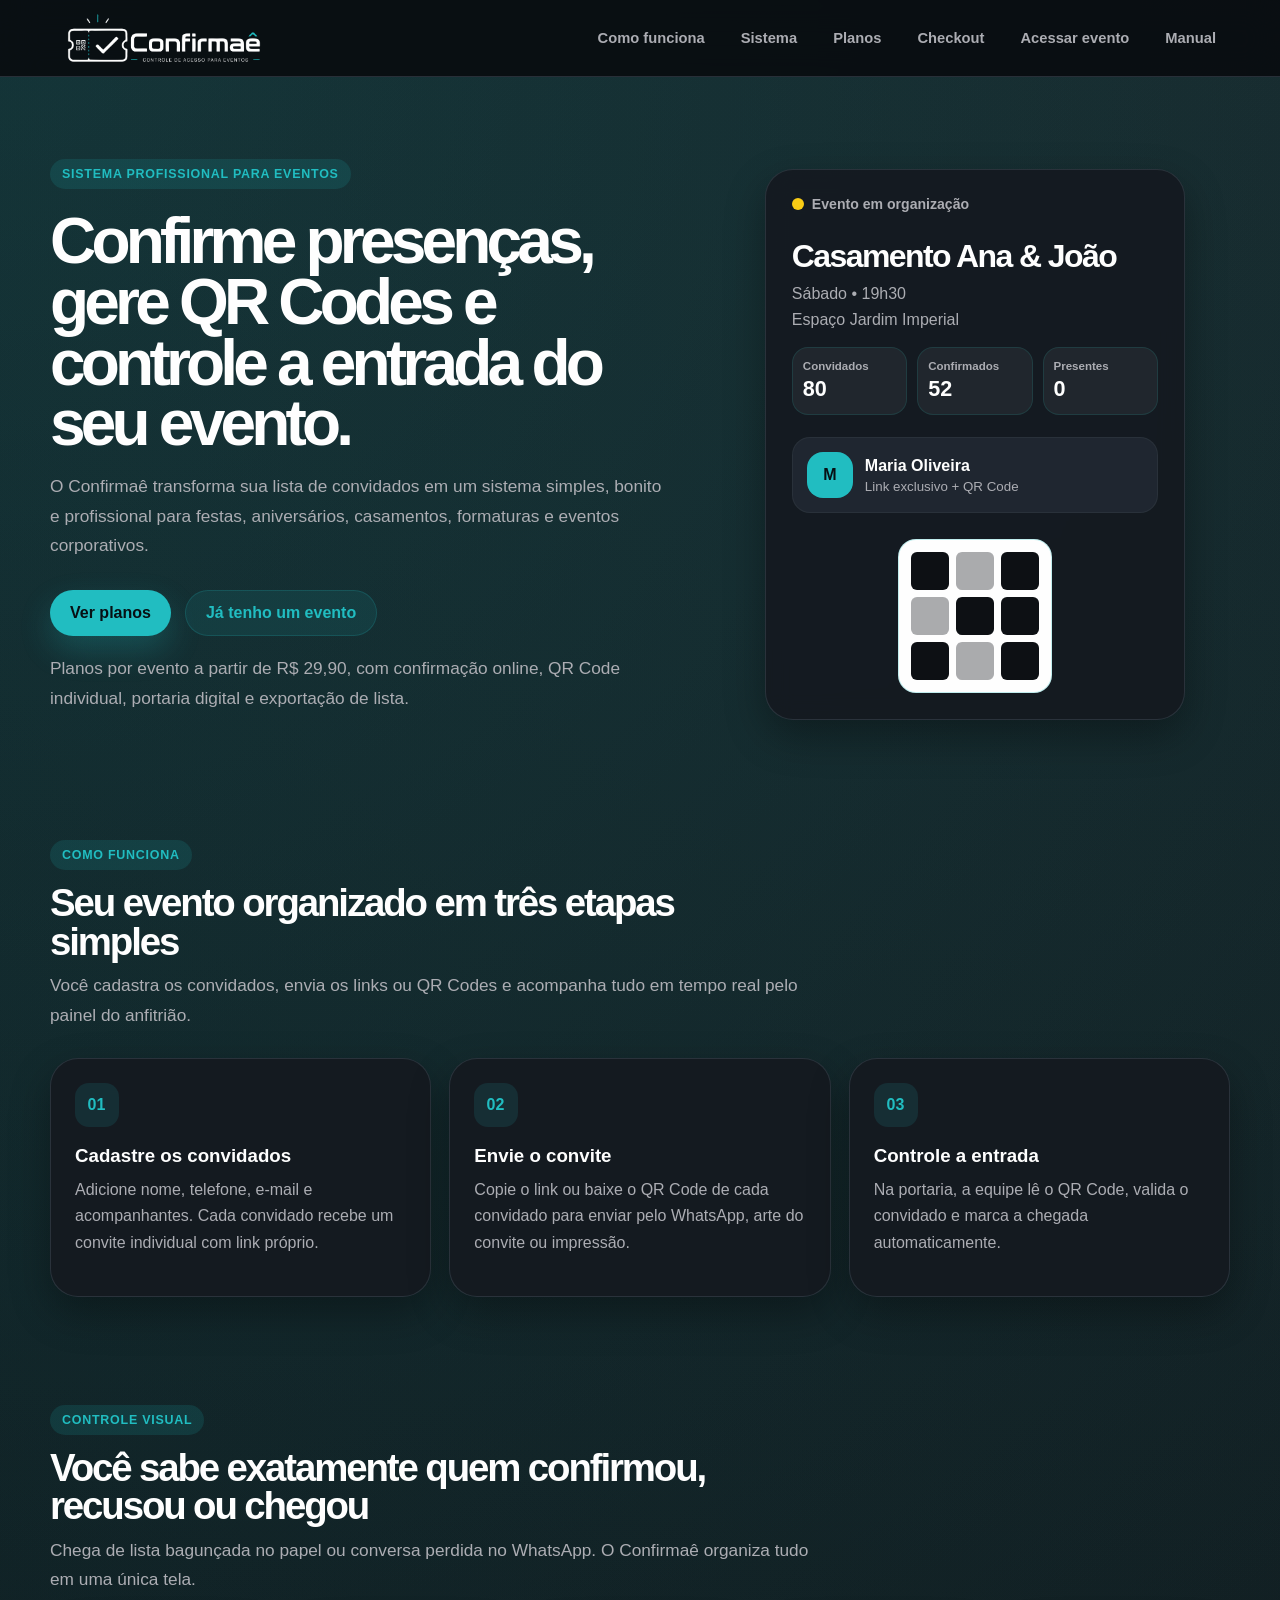
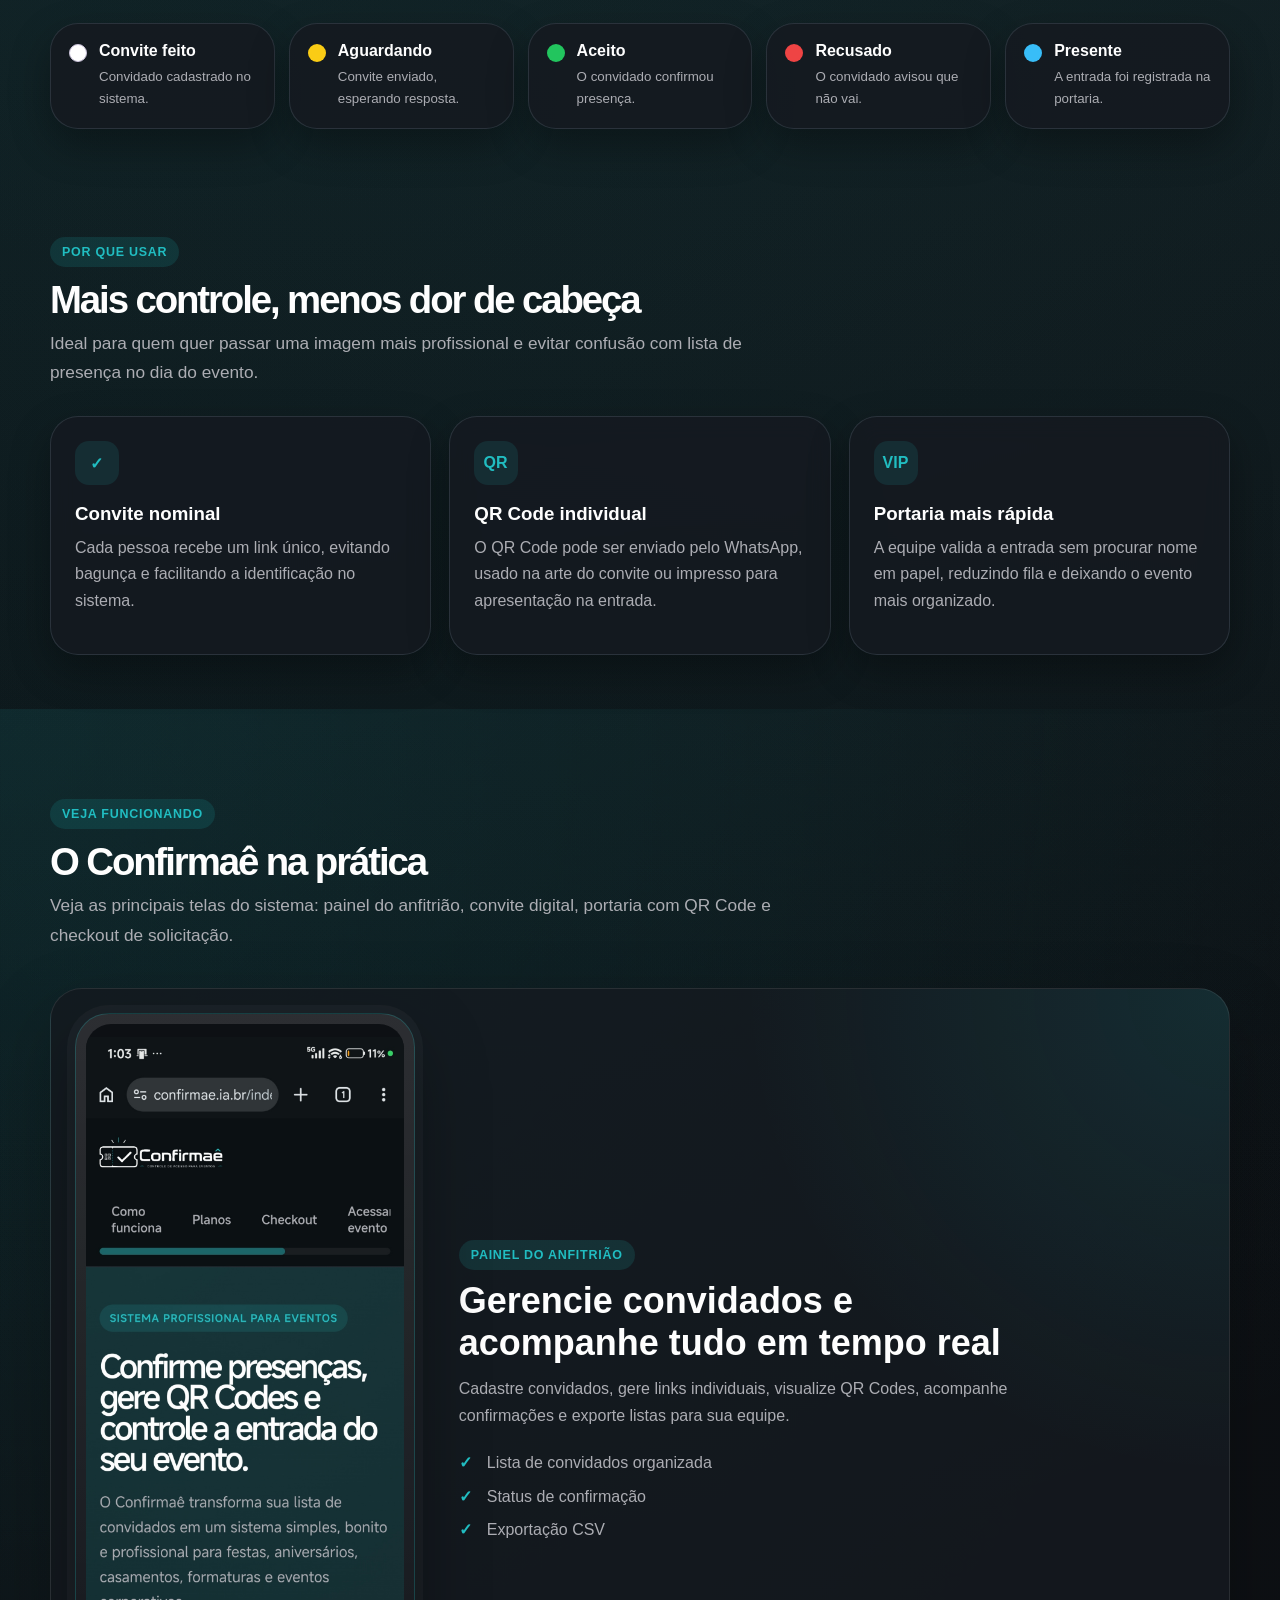
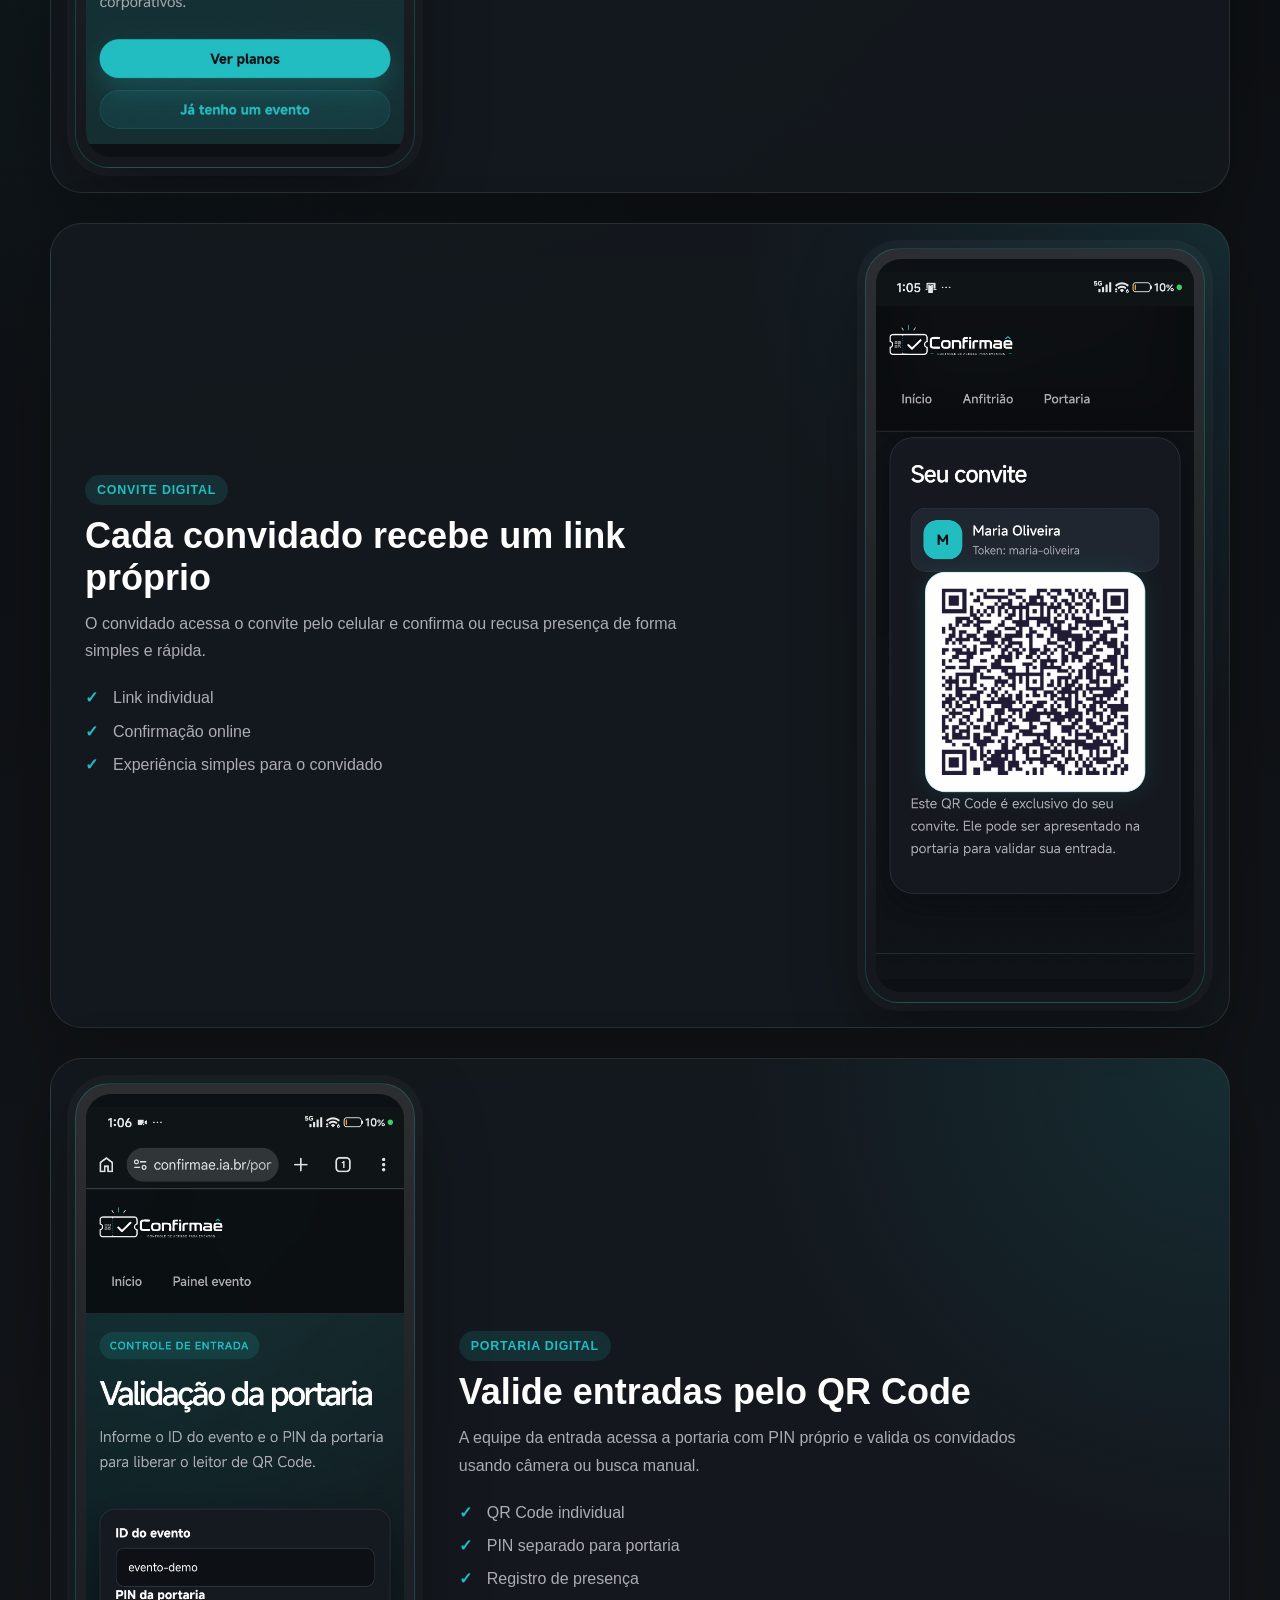
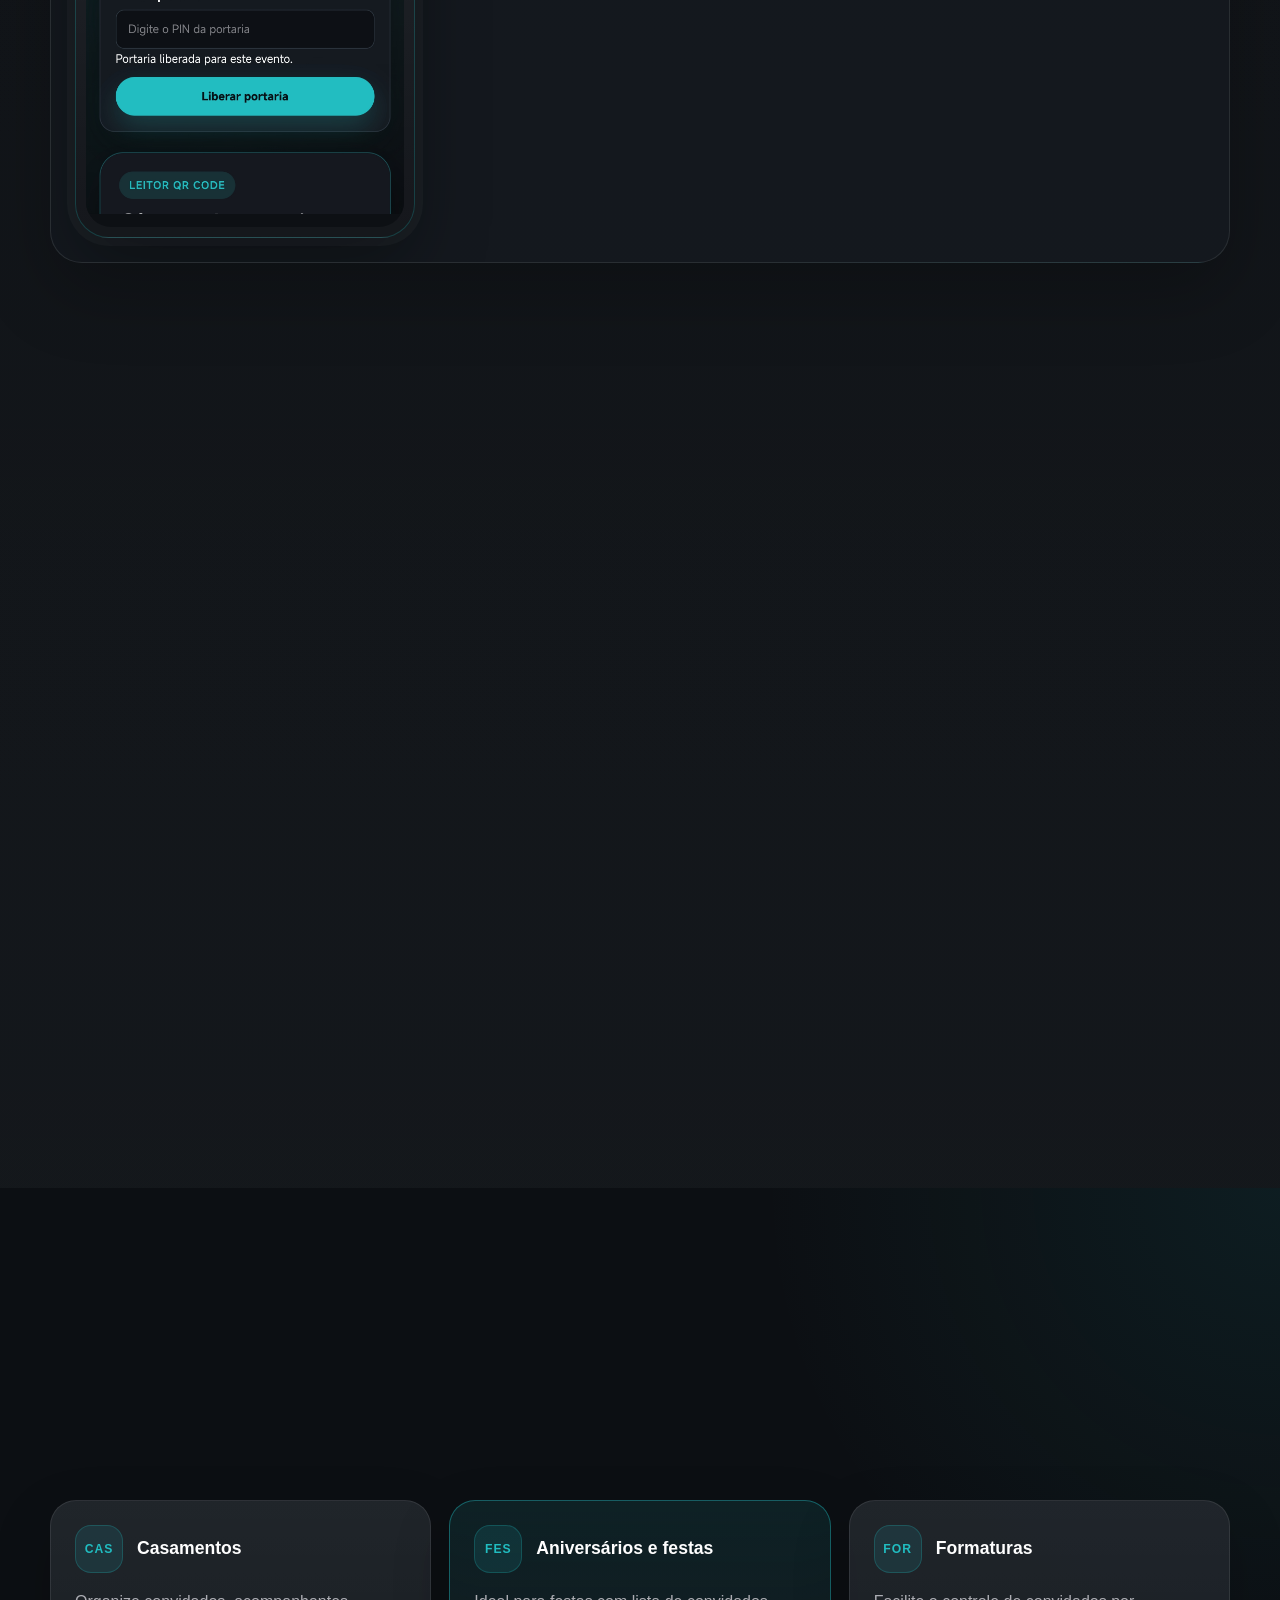
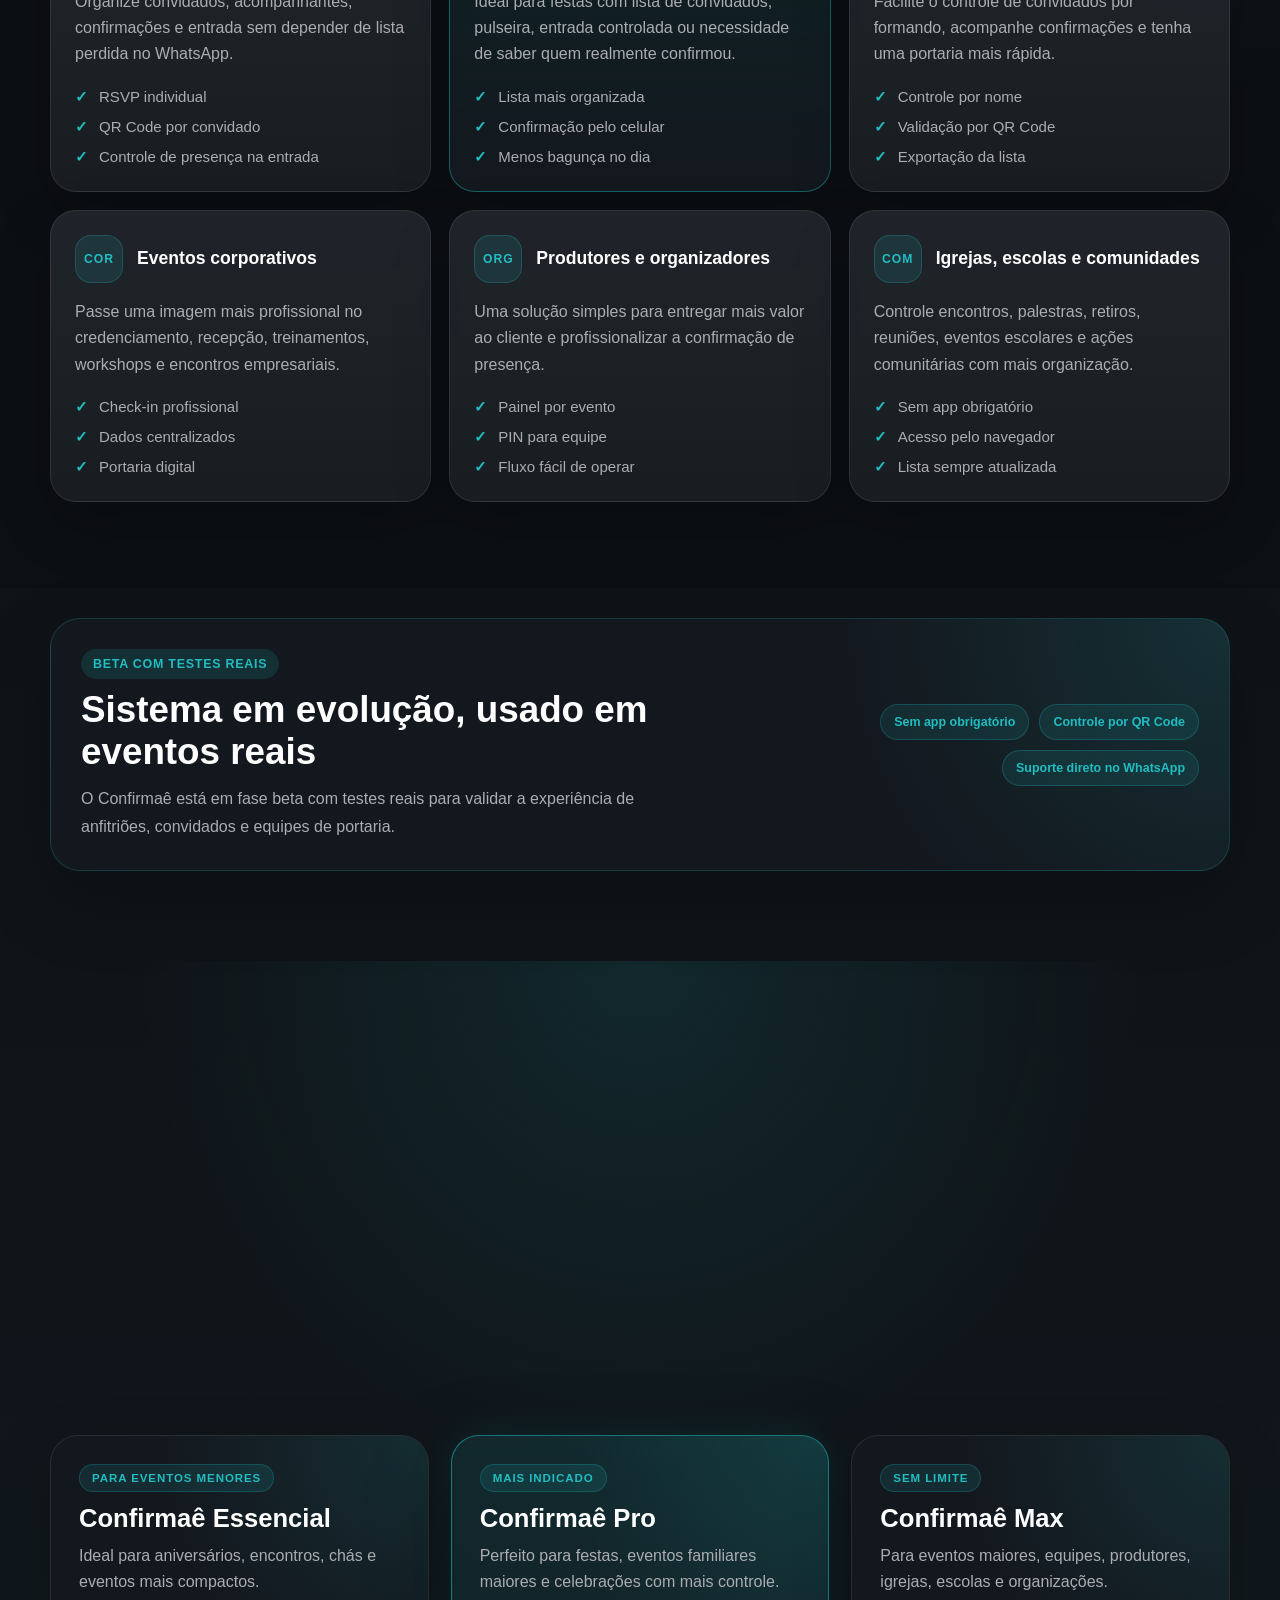
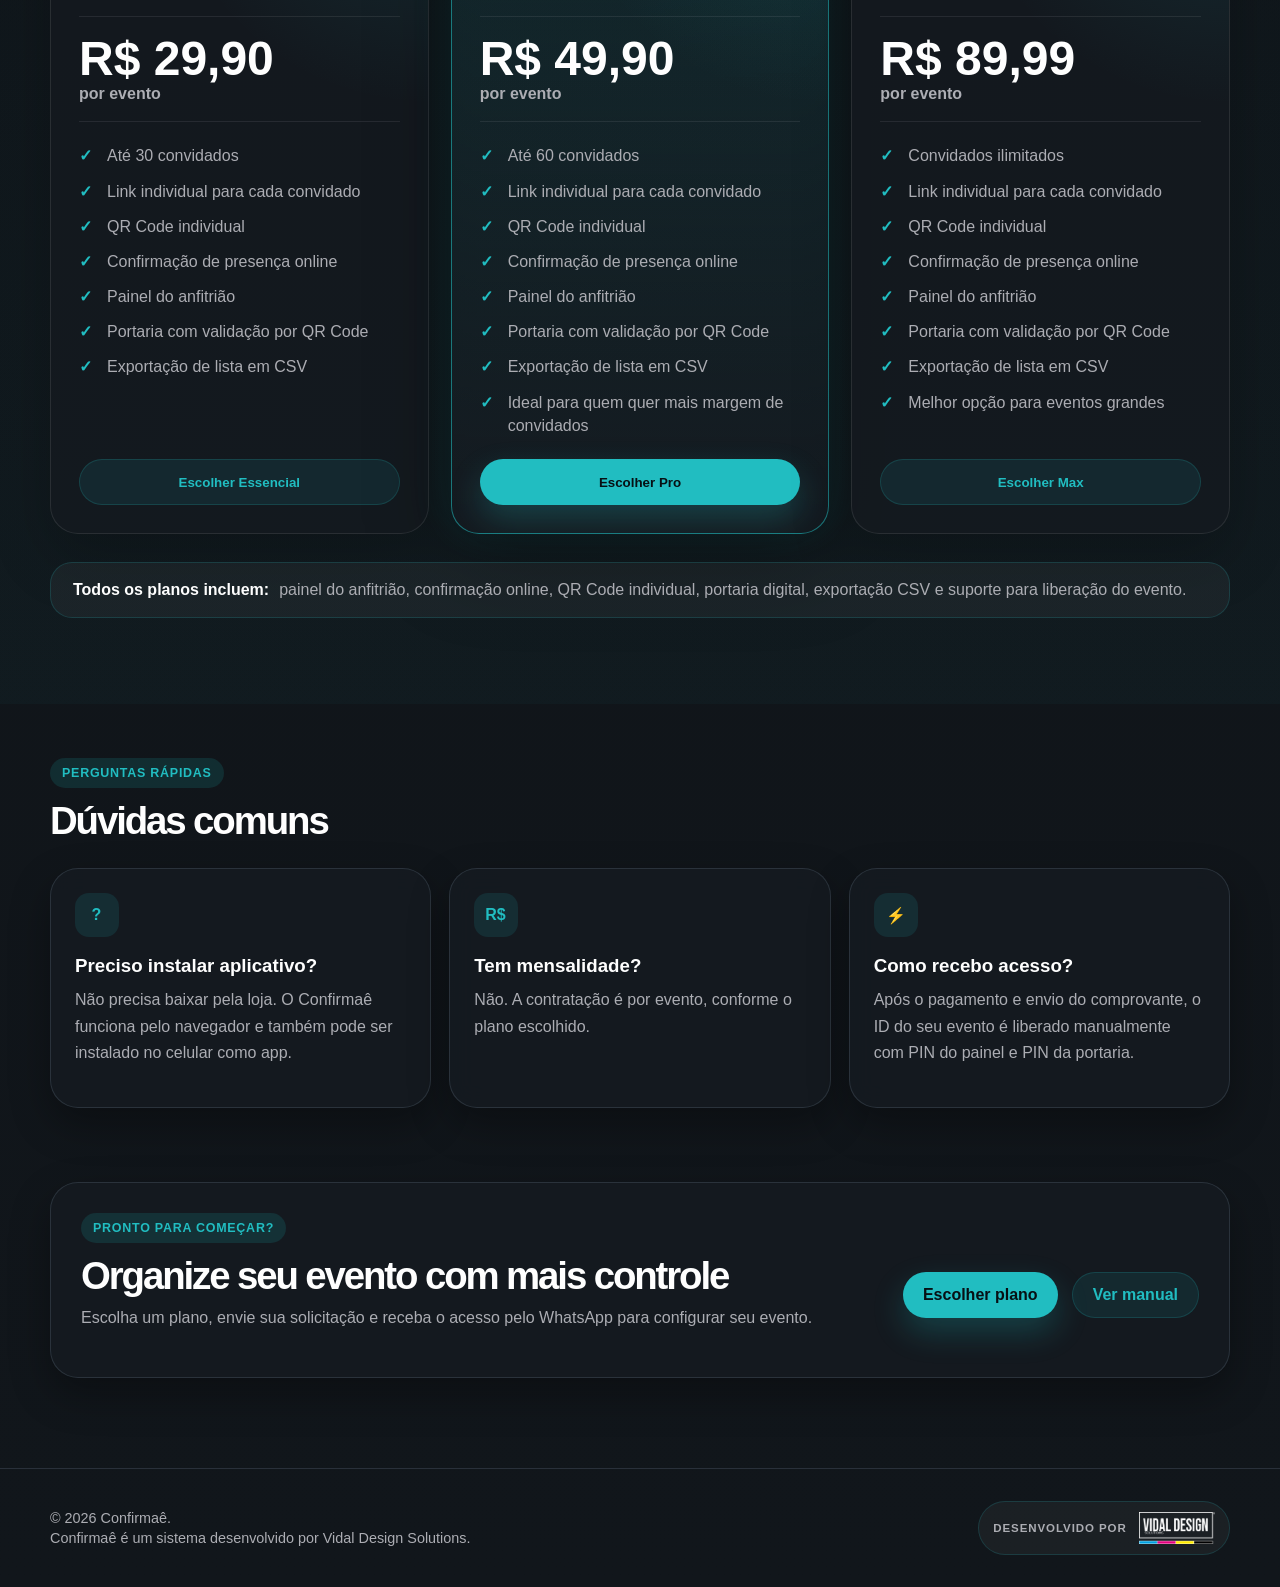
<file: index.html>
<!DOCTYPE html>
<html lang="pt-BR">
<head>
  <link rel="manifest" href="manifest.webmanifest" />
  <meta name="theme-color" content="#0D1014" />
  <meta name="mobile-web-app-capable" content="yes" />
  <meta name="apple-mobile-web-app-capable" content="yes" />
  <meta name="apple-mobile-web-app-title" content="Confirmaê" />

  <meta charset="UTF-8" />
  <meta name="viewport" content="width=device-width, initial-scale=1.0" />

  <title>Confirmaê | Confirmação de Presença com QR Code</title>

  <meta
    name="description"
    content="Confirmaê é um sistema web para confirmação de presença em festas, casamentos, aniversários e eventos com convite digital, QR Code e controle de portaria."
  />

  <link rel="icon" type="image/png" href="assets/img/confirmae-icon.png" />
  <link rel="apple-touch-icon" href="assets/img/confirmae-icon.png" />
  <link rel="stylesheet" href="assets/css/style.css?v=visual-3" />
</head>

<body class="page-home">
  <header class="site-header">
    <div class="container header-content">
      <a href="index.html" class="brand" aria-label="Página inicial do Confirmaê">
        <span class="brand-icon">✓</span>
        <span class="brand-text">Confirmaê</span>
      </a>

      <nav class="main-nav" aria-label="Menu principal">
        <a href="#como-funciona">Como funciona</a>
        <a href="#sistema">Sistema</a>
        <a href="#contratar">Planos</a>
        <a href="checkout.html">Checkout</a>
        <a href="admin.html">Acessar evento</a>
        <a href="manual.html">Manual</a>
      </nav>
    </div>
  </header>

  <main>
    <section class="hero-section">
      <div class="container hero-grid">
        <div class="hero-content reveal-up">
          <span class="eyebrow">Sistema profissional para eventos</span>

          <h1>
            Confirme presenças, gere QR Codes e controle a entrada do seu evento.
          </h1>

          <p>
            O Confirmaê transforma sua lista de convidados em um sistema simples,
            bonito e profissional para festas, aniversários, casamentos, formaturas
            e eventos corporativos.
          </p>

          <div class="hero-actions">
            <a href="#contratar" class="btn btn-primary">Ver planos</a>
            <a href="admin.html" class="btn btn-secondary">Já tenho um evento</a>
          </div>

          <p class="hero-note">
            Planos por evento a partir de R$ 29,90, com confirmação online,
            QR Code individual, portaria digital e exportação de lista.
          </p>
        </div>

        <aside class="hero-card reveal-up" aria-label="Resumo do evento exemplo">
          <div class="event-preview-card hero-system-card">
            <div class="event-preview-top">
              <span class="status-dot status-dot-waiting"></span>
              <span>Evento em organização</span>
            </div>

            <h2>Casamento Ana & João</h2>

            <p class="event-date">Sábado • 19h30</p>
            <p class="event-place">Espaço Jardim Imperial</p>

            <div class="hero-mini-stats">
              <div>
                <span>Convidados</span>
                <strong>80</strong>
              </div>

              <div>
                <span>Confirmados</span>
                <strong>52</strong>
              </div>

              <div>
                <span>Presentes</span>
                <strong>0</strong>
              </div>
            </div>

            <div class="guest-preview">
              <span class="guest-avatar">M</span>
              <div>
                <strong>Maria Oliveira</strong>
                <small>Link exclusivo + QR Code</small>
              </div>
            </div>

            <div class="fake-qr" aria-label="Representação visual de QR Code">
              <span></span>
              <span></span>
              <span></span>
              <span></span>
              <span></span>
              <span></span>
              <span></span>
              <span></span>
              <span></span>
            </div>
          </div>
        </aside>
      </div>
    </section>

    <section class="features-section" id="como-funciona">
      <div class="container">
        <div class="section-heading reveal-up">
          <span class="eyebrow">Como funciona</span>
          <h2>Seu evento organizado em três etapas simples</h2>
          <p>
            Você cadastra os convidados, envia os links ou QR Codes e acompanha
            tudo em tempo real pelo painel do anfitrião.
          </p>
        </div>

        <div class="features-grid">
          <article class="feature-card reveal-up">
            <div class="feature-icon">01</div>
            <h3>Cadastre os convidados</h3>
            <p>
              Adicione nome, telefone, e-mail e acompanhantes. Cada convidado recebe
              um convite individual com link próprio.
            </p>
          </article>

          <article class="feature-card reveal-up">
            <div class="feature-icon">02</div>
            <h3>Envie o convite</h3>
            <p>
              Copie o link ou baixe o QR Code de cada convidado para enviar pelo
              WhatsApp, arte do convite ou impressão.
            </p>
          </article>

          <article class="feature-card reveal-up">
            <div class="feature-icon">03</div>
            <h3>Controle a entrada</h3>
            <p>
              Na portaria, a equipe lê o QR Code, valida o convidado e marca a
              chegada automaticamente.
            </p>
          </article>
        </div>
      </div>
    </section>

    <section class="status-section">
      <div class="container">
        <div class="section-heading reveal-up">
          <span class="eyebrow">Controle visual</span>
          <h2>Você sabe exatamente quem confirmou, recusou ou chegou</h2>
          <p>
            Chega de lista bagunçada no papel ou conversa perdida no WhatsApp.
            O Confirmaê organiza tudo em uma única tela.
          </p>
        </div>

        <div class="status-grid">
          <article class="status-card status-created reveal-up">
            <span></span>
            <div>
              <strong>Convite feito</strong>
              <small>Convidado cadastrado no sistema.</small>
            </div>
          </article>

          <article class="status-card status-waiting reveal-up">
            <span></span>
            <div>
              <strong>Aguardando</strong>
              <small>Convite enviado, esperando resposta.</small>
            </div>
          </article>

          <article class="status-card status-accepted reveal-up">
            <span></span>
            <div>
              <strong>Aceito</strong>
              <small>O convidado confirmou presença.</small>
            </div>
          </article>

          <article class="status-card status-declined reveal-up">
            <span></span>
            <div>
              <strong>Recusado</strong>
              <small>O convidado avisou que não vai.</small>
            </div>
          </article>

          <article class="status-card status-present reveal-up">
            <span></span>
            <div>
              <strong>Presente</strong>
              <small>A entrada foi registrada na portaria.</small>
            </div>
          </article>
        </div>
      </div>
    </section>

    <section class="features-section">
      <div class="container">
        <div class="section-heading reveal-up">
          <span class="eyebrow">Por que usar</span>
          <h2>Mais controle, menos dor de cabeça</h2>
          <p>
            Ideal para quem quer passar uma imagem mais profissional e evitar
            confusão com lista de presença no dia do evento.
          </p>
        </div>

        <div class="features-grid">
          <article class="feature-card reveal-up">
            <div class="feature-icon">✓</div>
            <h3>Convite nominal</h3>
            <p>
              Cada pessoa recebe um link único, evitando bagunça e facilitando
              a identificação no sistema.
            </p>
          </article>

          <article class="feature-card reveal-up">
            <div class="feature-icon">QR</div>
            <h3>QR Code individual</h3>
            <p>
              O QR Code pode ser enviado pelo WhatsApp, usado na arte do convite
              ou impresso para apresentação na entrada.
            </p>
          </article>

          <article class="feature-card reveal-up">
            <div class="feature-icon">VIP</div>
            <h3>Portaria mais rápida</h3>
            <p>
              A equipe valida a entrada sem procurar nome em papel, reduzindo fila
              e deixando o evento mais organizado.
            </p>
          </article>
        </div>
      </div>
    </section>

    <section class="system-preview-section" id="sistema">
      <div class="container">
        <div class="section-heading reveal-up">
          <span class="eyebrow">Veja funcionando</span>
          <h2>O Confirmaê na prática</h2>
          <p>
            Veja as principais telas do sistema: painel do anfitrião, convite digital,
            portaria com QR Code e checkout de solicitação.
          </p>
        </div>

        <div class="system-showcase-list">
          <article class="system-showcase-card reveal-up">
            <div class="system-showcase-image">
              <img
                src="assets/img/mockup-painel.png"
                alt="Painel do anfitrião do Confirmaê"
                loading="lazy"
              />
            </div>

            <div class="system-showcase-content">
              <span class="eyebrow">Painel do anfitrião</span>
              <h3>Gerencie convidados e acompanhe tudo em tempo real</h3>
              <p>
                Cadastre convidados, gere links individuais, visualize QR Codes,
                acompanhe confirmações e exporte listas para sua equipe.
              </p>

              <ul class="showcase-feature-list">
                <li>Lista de convidados organizada</li>
                <li>Status de confirmação</li>
                <li>Exportação CSV</li>
              </ul>
            </div>
          </article>

          <article class="system-showcase-card system-showcase-card-reverse reveal-up">
            <div class="system-showcase-image">
              <img
                src="assets/img/mockup-convite.png"
                alt="Convite digital individual do Confirmaê"
                loading="lazy"
              />
            </div>

            <div class="system-showcase-content">
              <span class="eyebrow">Convite digital</span>
              <h3>Cada convidado recebe um link próprio</h3>
              <p>
                O convidado acessa o convite pelo celular e confirma ou recusa presença
                de forma simples e rápida.
              </p>

              <ul class="showcase-feature-list">
                <li>Link individual</li>
                <li>Confirmação online</li>
                <li>Experiência simples para o convidado</li>
              </ul>
            </div>
          </article>

          <article class="system-showcase-card reveal-up">
            <div class="system-showcase-image">
              <img
                src="assets/img/mockup-portaria.png"
                alt="Portaria digital do Confirmaê com QR Code"
                loading="lazy"
              />
            </div>

            <div class="system-showcase-content">
              <span class="eyebrow">Portaria digital</span>
              <h3>Valide entradas pelo QR Code</h3>
              <p>
                A equipe da entrada acessa a portaria com PIN próprio e valida os
                convidados usando câmera ou busca manual.
              </p>

              <ul class="showcase-feature-list">
                <li>QR Code individual</li>
                <li>PIN separado para portaria</li>
                <li>Registro de presença</li>
              </ul>
            </div>
          </article>

          <article class="system-showcase-card system-showcase-card-reverse reveal-up">
            <div class="system-showcase-image">
              <img
                src="assets/img/mockup-checkout.png"
                alt="Checkout do Confirmaê para solicitação de plano"
                loading="lazy"
              />
            </div>

            <div class="system-showcase-content">
              <span class="eyebrow">Checkout preparado</span>
              <h3>O cliente escolhe o plano e envia a solicitação</h3>
              <p>
                O checkout organiza os dados do lead, plano escolhido, cupom e ID desejado,
                enviando tudo estruturado pelo WhatsApp.
              </p>

              <ul class="showcase-feature-list">
                <li>Planos por evento</li>
                <li>Campo de cupom</li>
                <li>Pedido estruturado pelo WhatsApp</li>
              </ul>
            </div>
          </article>
        </div>
      </div>
    </section>

    <section class="event-types-section event-use-section">
      <div class="container">
        <div class="section-heading reveal-up">
          <span class="eyebrow">Para quem serve</span>
          <h2>Feito para eventos que precisam de controle de verdade</h2>
          <p>
            O Confirmaê ajuda anfitriões, organizadores e equipes de entrada a evitar
            lista bagunçada, convite duplicado, falta de confirmação e confusão na portaria.
          </p>
        </div>

        <div class="event-use-grid">
          <article class="event-use-card reveal-up">
            <div class="event-use-top">
              <span>CAS</span>
              <strong>Casamentos</strong>
            </div>

            <p>
              Organize convidados, acompanhantes, confirmações e entrada sem depender
              de lista perdida no WhatsApp.
            </p>

            <ul>
              <li>RSVP individual</li>
              <li>QR Code por convidado</li>
              <li>Controle de presença na entrada</li>
            </ul>
          </article>

          <article class="event-use-card event-use-card-featured reveal-up">
            <div class="event-use-top">
              <span>FES</span>
              <strong>Aniversários e festas</strong>
            </div>

            <p>
              Ideal para festas com lista de convidados, pulseira, entrada controlada
              ou necessidade de saber quem realmente confirmou.
            </p>

            <ul>
              <li>Lista mais organizada</li>
              <li>Confirmação pelo celular</li>
              <li>Menos bagunça no dia</li>
            </ul>
          </article>

          <article class="event-use-card reveal-up">
            <div class="event-use-top">
              <span>FOR</span>
              <strong>Formaturas</strong>
            </div>

            <p>
              Facilite o controle de convidados por formando, acompanhe confirmações
              e tenha uma portaria mais rápida.
            </p>

            <ul>
              <li>Controle por nome</li>
              <li>Validação por QR Code</li>
              <li>Exportação da lista</li>
            </ul>
          </article>

          <article class="event-use-card reveal-up">
            <div class="event-use-top">
              <span>COR</span>
              <strong>Eventos corporativos</strong>
            </div>

            <p>
              Passe uma imagem mais profissional no credenciamento, recepção,
              treinamentos, workshops e encontros empresariais.
            </p>

            <ul>
              <li>Check-in profissional</li>
              <li>Dados centralizados</li>
              <li>Portaria digital</li>
            </ul>
          </article>

          <article class="event-use-card reveal-up">
            <div class="event-use-top">
              <span>ORG</span>
              <strong>Produtores e organizadores</strong>
            </div>

            <p>
              Uma solução simples para entregar mais valor ao cliente e profissionalizar
              a confirmação de presença.
            </p>

            <ul>
              <li>Painel por evento</li>
              <li>PIN para equipe</li>
              <li>Fluxo fácil de operar</li>
            </ul>
          </article>

          <article class="event-use-card reveal-up">
            <div class="event-use-top">
              <span>COM</span>
              <strong>Igrejas, escolas e comunidades</strong>
            </div>

            <p>
              Controle encontros, palestras, retiros, reuniões, eventos escolares
              e ações comunitárias com mais organização.
            </p>

            <ul>
              <li>Sem app obrigatório</li>
              <li>Acesso pelo navegador</li>
              <li>Lista sempre atualizada</li>
            </ul>
          </article>
        </div>
      </div>
    </section>

    <section class="trust-section">
      <div class="container">
        <article class="trust-card reveal-up">
          <div>
            <span class="eyebrow">Beta com testes reais</span>
            <h2>Sistema em evolução, usado em eventos reais</h2>
            <p>
              O Confirmaê está em fase beta com testes reais para validar a experiência
              de anfitriões, convidados e equipes de portaria.
            </p>
          </div>

          <div class="trust-badges">
            <span>Sem app obrigatório</span>
            <span>Controle por QR Code</span>
            <span>Suporte direto no WhatsApp</span>
          </div>
        </article>
      </div>
    </section>

    <section class="pricing-section" id="contratar">
      <div class="container">
        <div class="section-heading reveal-up">
          <span class="eyebrow">Planos por evento</span>
          <h2>Escolha o plano ideal para o seu evento</h2>
          <p>
            O Confirmaê é contratado por evento. Escolha o plano de acordo com
            a quantidade de convidados que deseja cadastrar.
          </p>
        </div>

        <div class="pricing-coupon-box reveal-up">
          <div>
            <span class="eyebrow">Tem cupom?</span>
            <h3>Informe seu cupom antes de escolher o plano</h3>
            <p>
              Se você recebeu um cupom de indicação, digite abaixo. Ele será levado
              automaticamente para o checkout.
            </p>
          </div>

          <div class="form-group">
            <label for="homeCouponInput">Cupom de indicação</label>
            <input
              type="text"
              id="homeCouponInput"
              placeholder="Ex: ELISETEGRAF"
            />
          </div>
        </div>

        <div class="pricing-grid">
          <article class="pricing-card reveal-up">
            <div class="pricing-card-header">
              <span class="pricing-badge">Para eventos menores</span>
              <h3>Confirmaê Essencial</h3>
              <p>
                Ideal para aniversários, encontros, chás e eventos mais compactos.
              </p>
            </div>

            <div class="pricing-price">
              <strong>R$ 29,90</strong>
              <span>por evento</span>
            </div>

            <ul class="pricing-features">
              <li>Até 30 convidados</li>
              <li>Link individual para cada convidado</li>
              <li>QR Code individual</li>
              <li>Confirmação de presença online</li>
              <li>Painel do anfitrião</li>
              <li>Portaria com validação por QR Code</li>
              <li>Exportação de lista em CSV</li>
            </ul>

            <button
              type="button"
              class="btn btn-secondary pricing-button"
              data-checkout-plan="essential"
            >
              Escolher Essencial
            </button>
          </article>

          <article class="pricing-card pricing-card-featured reveal-up">
            <div class="pricing-card-header">
              <span class="pricing-badge">Mais indicado</span>
              <h3>Confirmaê Pro</h3>
              <p>
                Perfeito para festas, eventos familiares maiores e celebrações com mais controle.
              </p>
            </div>

            <div class="pricing-price">
              <strong>R$ 49,90</strong>
              <span>por evento</span>
            </div>

            <ul class="pricing-features">
              <li>Até 60 convidados</li>
              <li>Link individual para cada convidado</li>
              <li>QR Code individual</li>
              <li>Confirmação de presença online</li>
              <li>Painel do anfitrião</li>
              <li>Portaria com validação por QR Code</li>
              <li>Exportação de lista em CSV</li>
              <li>Ideal para quem quer mais margem de convidados</li>
            </ul>

            <button
              type="button"
              class="btn btn-primary pricing-button"
              data-checkout-plan="pro"
            >
              Escolher Pro
            </button>
          </article>

          <article class="pricing-card reveal-up">
            <div class="pricing-card-header">
              <span class="pricing-badge">Sem limite</span>
              <h3>Confirmaê Max</h3>
              <p>
                Para eventos maiores, equipes, produtores, igrejas, escolas e organizações.
              </p>
            </div>

            <div class="pricing-price">
              <strong>R$ 89,99</strong>
              <span>por evento</span>
            </div>

            <ul class="pricing-features">
              <li>Convidados ilimitados</li>
              <li>Link individual para cada convidado</li>
              <li>QR Code individual</li>
              <li>Confirmação de presença online</li>
              <li>Painel do anfitrião</li>
              <li>Portaria com validação por QR Code</li>
              <li>Exportação de lista em CSV</li>
              <li>Melhor opção para eventos grandes</li>
            </ul>

            <button
              type="button"
              class="btn btn-secondary pricing-button"
              data-checkout-plan="max"
            >
              Escolher Max
            </button>
          </article>
        </div>

        <div class="pricing-note reveal-up">
          <strong>Todos os planos incluem:</strong>
          <span>
            painel do anfitrião, confirmação online, QR Code individual,
            portaria digital, exportação CSV e suporte para liberação do evento.
          </span>
        </div>
      </div>
    </section>

    <section class="features-section">
      <div class="container">
        <div class="section-heading reveal-up">
          <span class="eyebrow">Perguntas rápidas</span>
          <h2>Dúvidas comuns</h2>
        </div>

        <div class="features-grid">
          <article class="feature-card reveal-up">
            <div class="feature-icon">?</div>
            <h3>Preciso instalar aplicativo?</h3>
            <p>
              Não precisa baixar pela loja. O Confirmaê funciona pelo navegador
              e também pode ser instalado no celular como app.
            </p>
          </article>

          <article class="feature-card reveal-up">
            <div class="feature-icon">R$</div>
            <h3>Tem mensalidade?</h3>
            <p>
              Não. A contratação é por evento, conforme o plano escolhido.
            </p>
          </article>

          <article class="feature-card reveal-up">
            <div class="feature-icon">⚡</div>
            <h3>Como recebo acesso?</h3>
            <p>
              Após o pagamento e envio do comprovante, o ID do seu evento é liberado
              manualmente com PIN do painel e PIN da portaria.
            </p>
          </article>
        </div>
      </div>
    </section>

    <section class="final-cta-section">
      <div class="container">
        <article class="next-step-card final-cta-card reveal-up">
          <div>
            <span class="eyebrow">Pronto para começar?</span>
            <h2>Organize seu evento com mais controle</h2>
            <p>
              Escolha um plano, envie sua solicitação e receba o acesso pelo WhatsApp
              para configurar seu evento.
            </p>
          </div>

          <div class="hero-actions">
            <a href="#contratar" class="btn btn-primary">Escolher plano</a>
            <a href="manual.html" class="btn btn-secondary">Ver manual</a>
          </div>
        </article>
      </div>
    </section>
  </main>

  <footer class="site-footer">
    <div class="container footer-content footer-content-branded">
      <div class="footer-brand-note">
        <p>© 2026 Confirmaê.</p>
        <p>Confirmaê é um sistema desenvolvido por Vidal Design Solutions.</p>
      </div>

      <a
        href="http://www.vidaldesignsolutions.com.br"
        class="developer-badge"
        target="_blank"
        rel="noopener"
        aria-label="Acessar site da Vidal Design Solutions"
      >
        <span>Desenvolvido por</span>
        <img
          src="assets/img/vidal-design-logo.png"
          alt="Vidal Design Solutions"
        />
      </a>
    </div>
  </footer>

  <script src="assets/js/theme.js?v=visual-3"></script>

  <script>
    function normalizeCoupon(value) {
      return String(value || "")
        .trim()
        .toUpperCase()
        .normalize("NFD")
        .replace(/[\u0300-\u036f]/g, "")
        .replace(/[^A-Z0-9_-]/g, "");
    }

    function goToCheckout(planId) {
      const couponInput = document.getElementById("homeCouponInput");
      const coupon = normalizeCoupon(couponInput ? couponInput.value : "");

      const params = new URLSearchParams();
      params.set("plano", planId);

      if (coupon) {
        params.set("cupom", coupon);
      }

      window.location.href = "checkout.html?" + params.toString();
    }

    document.querySelectorAll("[data-checkout-plan]").forEach((button) => {
      button.addEventListener("click", () => {
        goToCheckout(button.getAttribute("data-checkout-plan"));
      });
    });
  </script>

  <script src="assets/js/animations.js?v=visual-1"></script>
  <script src="assets/js/pwa.js?v=pwa-1"></script>
</body>
</html>
</file>
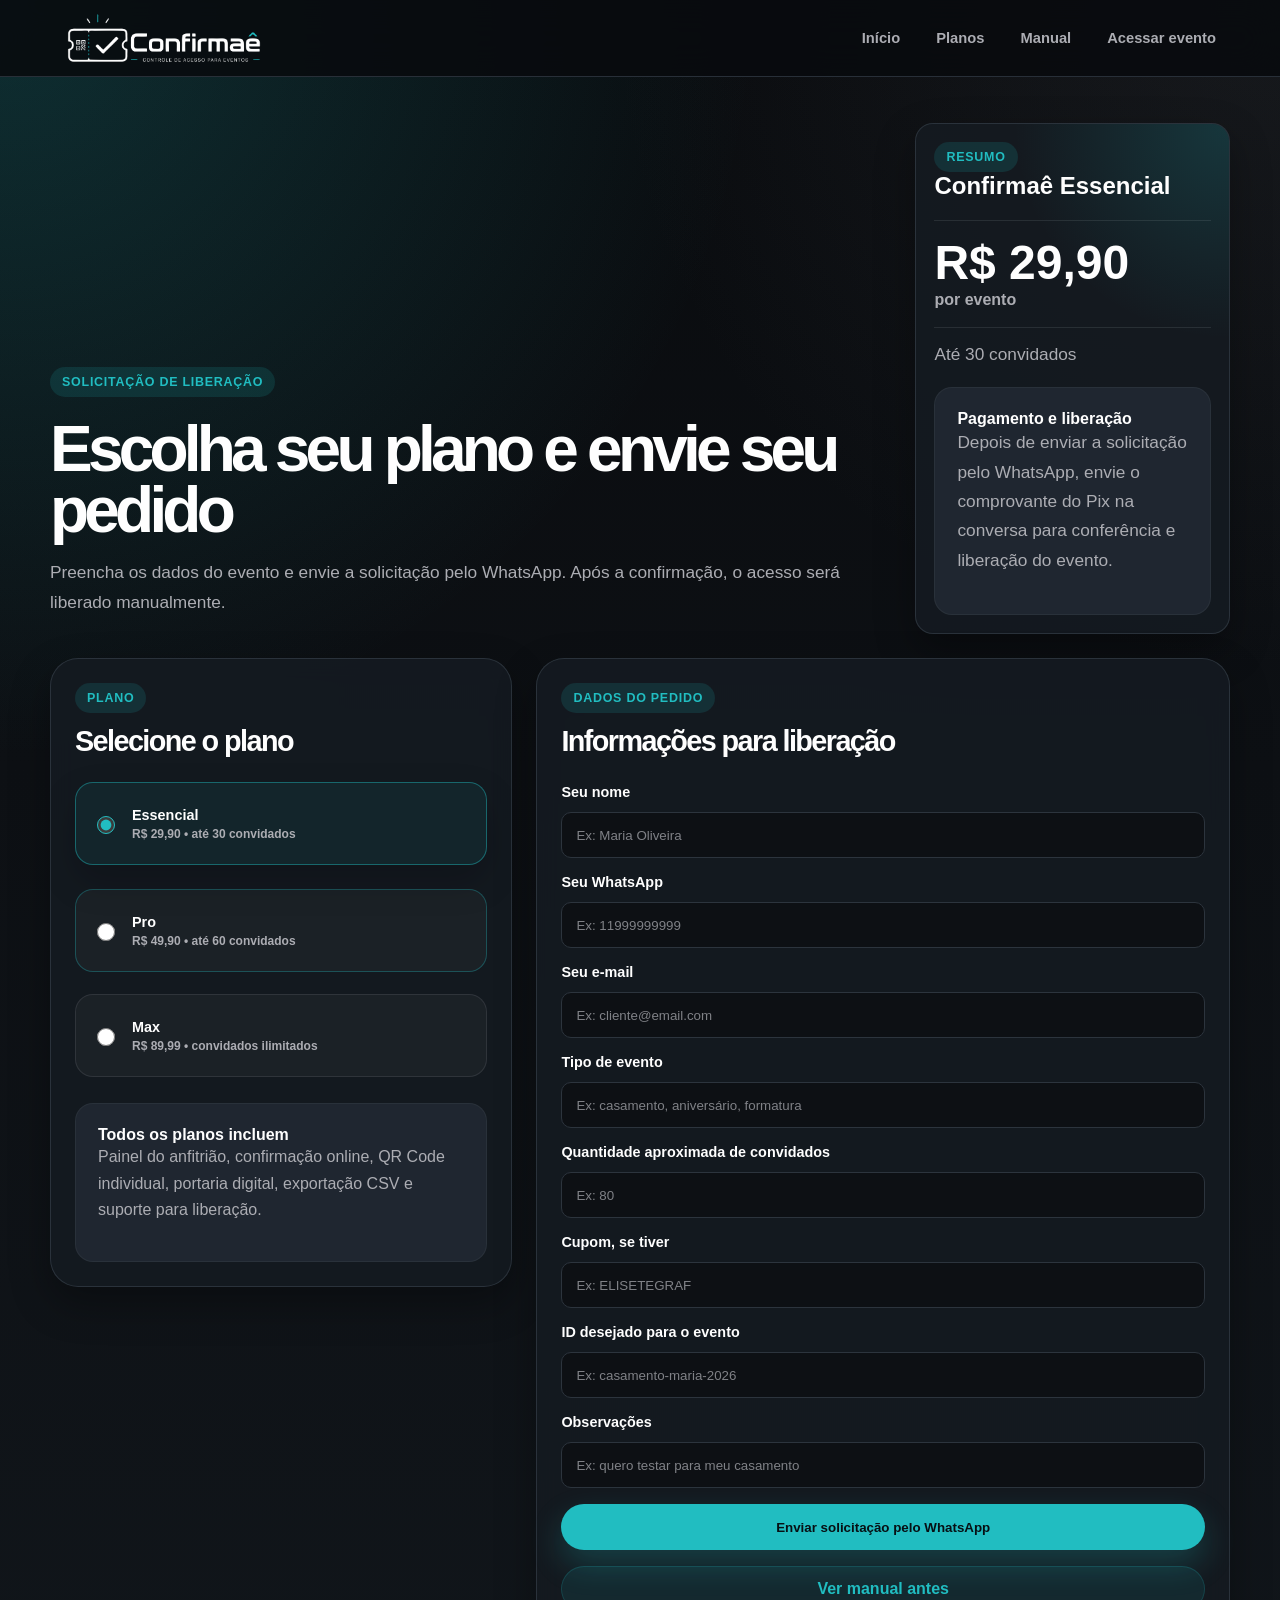
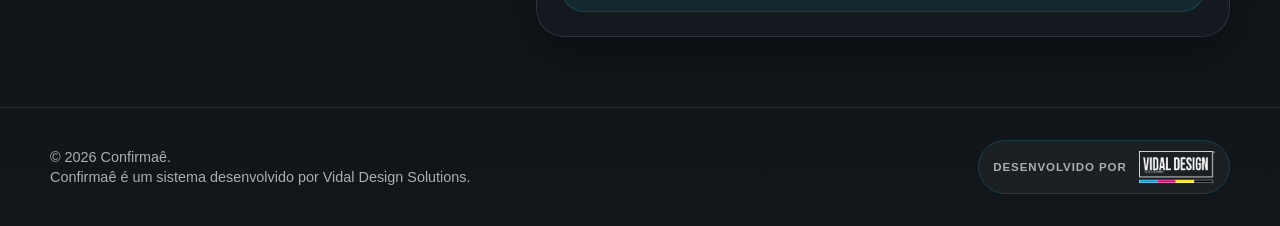
<file: checkout.html>
<!DOCTYPE html>
<html lang="pt-BR">
<head>
  <link rel="manifest" href="manifest.webmanifest" />
  <meta name="theme-color" content="#0D1014" />
  <meta name="mobile-web-app-capable" content="yes" />
  <meta name="apple-mobile-web-app-capable" content="yes" />
  <meta name="apple-mobile-web-app-title" content="Confirmaê" />

  <meta charset="UTF-8" />
  <meta name="viewport" content="width=device-width, initial-scale=1.0" />

  <title>Checkout | Confirmaê</title>

  <meta
    name="description"
    content="Escolha seu plano do Confirmaê, informe seus dados e envie a solicitação de liberação do evento pelo WhatsApp."
  />

  <link rel="icon" type="image/png" href="assets/img/confirmae-icon.png" />
  <link rel="apple-touch-icon" href="assets/img/confirmae-icon.png" />
  <link rel="stylesheet" href="assets/css/style.css?v=checkout-3" />
</head>

<body class="page-admin">
  <header class="site-header">
    <div class="container header-content">
      <a href="index.html" class="brand" aria-label="Página inicial do Confirmaê">
        <span class="brand-icon">✓</span>
        <span class="brand-text">Confirmaê</span>
      </a>

      <nav class="main-nav" aria-label="Menu principal">
        <a href="index.html">Início</a>
        <a href="index.html#contratar">Planos</a>
        <a href="manual.html">Manual</a>
        <a href="admin.html">Acessar evento</a>
      </nav>
    </div>
  </header>

  <main class="dashboard-main checkout-main">
    <section class="container dashboard-header">
      <div>
        <span class="eyebrow">Solicitação de liberação</span>
        <h1>Escolha seu plano e envie seu pedido</h1>
        <p>
          Preencha os dados do evento e envie a solicitação pelo WhatsApp.
          Após a confirmação, o acesso será liberado manualmente.
        </p>
      </div>

      <div class="event-selector-card checkout-summary-card">
        <span class="eyebrow">Resumo</span>
        <h2 id="checkoutPlanName">Confirmaê Essencial</h2>

        <div class="checkout-price">
          <strong id="checkoutPlanPrice">R$ 29,90</strong>
          <span>por evento</span>
        </div>

        <p id="checkoutPlanLimit">Até 30 convidados</p>

        <div class="admin-help-box">
          <strong>Pagamento e liberação</strong>
          <p>
            Depois de enviar a solicitação pelo WhatsApp, envie o comprovante do Pix
            na conversa para conferência e liberação do evento.
          </p>
        </div>
      </div>
    </section>

    <section class="container checkout-grid">
      <article class="panel-card">
        <div class="panel-heading">
          <div>
            <span class="eyebrow">Plano</span>
            <h2>Selecione o plano</h2>
          </div>
        </div>

        <div class="checkout-plan-options" id="checkoutPlanOptions">
          <label class="checkout-plan-option">
            <input type="radio" name="plan" value="essential" checked />
            <span>
              <strong>Essencial</strong>
              <small>R$ 29,90 • até 30 convidados</small>
            </span>
          </label>

          <label class="checkout-plan-option checkout-plan-option-featured">
            <input type="radio" name="plan" value="pro" />
            <span>
              <strong>Pro</strong>
              <small>R$ 49,90 • até 60 convidados</small>
            </span>
          </label>

          <label class="checkout-plan-option">
            <input type="radio" name="plan" value="max" />
            <span>
              <strong>Max</strong>
              <small>R$ 89,99 • convidados ilimitados</small>
            </span>
          </label>
        </div>

        <div class="admin-help-box">
          <strong>Todos os planos incluem</strong>
          <p>
            Painel do anfitrião, confirmação online, QR Code individual,
            portaria digital, exportação CSV e suporte para liberação.
          </p>
        </div>
      </article>

      <article class="panel-card panel-card-large">
        <div class="panel-heading">
          <div>
            <span class="eyebrow">Dados do pedido</span>
            <h2>Informações para liberação</h2>
          </div>
        </div>

        <form class="guest-form" id="checkoutForm">
          <div class="form-group">
            <label for="leadNameInput">Seu nome</label>
            <input
              type="text"
              id="leadNameInput"
              placeholder="Ex: Maria Oliveira"
              required
            />
          </div>

          <div class="form-group">
            <label for="leadWhatsappInput">Seu WhatsApp</label>
            <input
              type="text"
              id="leadWhatsappInput"
              placeholder="Ex: 11999999999"
              required
            />
          </div>

          <div class="form-group">
            <label for="leadEmailInput">Seu e-mail</label>
            <input
              type="email"
              id="leadEmailInput"
              placeholder="Ex: cliente@email.com"
              required
            />
          </div>

          <div class="form-group">
            <label for="leadEventTypeInput">Tipo de evento</label>
            <input
              type="text"
              id="leadEventTypeInput"
              placeholder="Ex: casamento, aniversário, formatura"
              required
            />
          </div>

          <div class="form-group">
            <label for="leadGuestCountInput">Quantidade aproximada de convidados</label>
            <input
              type="number"
              id="leadGuestCountInput"
              min="1"
              placeholder="Ex: 80"
              required
            />
          </div>

          <div class="form-group">
            <label for="leadCouponInput">Cupom, se tiver</label>
            <input
              type="text"
              id="leadCouponInput"
              placeholder="Ex: ELISETEGRAF"
            />
          </div>

          <div class="form-group">
            <label for="leadEventIdInput">ID desejado para o evento</label>
            <input
              type="text"
              id="leadEventIdInput"
              placeholder="Ex: casamento-maria-2026"
              required
            />
          </div>

          <div class="form-group">
            <label for="leadNotesInput">Observações</label>
            <input
              type="text"
              id="leadNotesInput"
              placeholder="Ex: quero testar para meu casamento"
            />
          </div>

          <button type="submit" class="btn btn-primary">
            Enviar solicitação pelo WhatsApp
          </button>

          <a href="manual.html" class="btn btn-secondary">
            Ver manual antes
          </a>
        </form>
      </article>
    </section>
  </main>

  <footer class="site-footer">
    <div class="container footer-content footer-content-branded">
      <div class="footer-brand-note">
        <p>© 2026 Confirmaê.</p>
        <p>Confirmaê é um sistema desenvolvido por Vidal Design Solutions.</p>
      </div>

      <a
        href="http://www.vidaldesignsolutions.com.br"
        class="developer-badge"
        target="_blank"
        rel="noopener"
        aria-label="Acessar site da Vidal Design Solutions"
      >
        <span>Desenvolvido por</span>
        <img
          src="assets/img/vidal-design-logo.png"
          alt="Vidal Design Solutions"
        />
      </a>
    </div>
  </footer>

  <script src="assets/js/theme.js?v=checkout-3"></script>

  <script>
    const business = window.CONFIRMAE_THEME.business;
    const checkoutForm = document.getElementById("checkoutForm");

    const planData = {
      essential: {
        id: "essential",
        name: "Confirmaê Essencial",
        price: "R$ 29,90",
        limit: "Até 30 convidados",
        numericLimit: 30
      },
      pro: {
        id: "pro",
        name: "Confirmaê Pro",
        price: "R$ 49,90",
        limit: "Até 60 convidados",
        numericLimit: 60
      },
      max: {
        id: "max",
        name: "Confirmaê Max",
        price: "R$ 89,99",
        limit: "Convidados ilimitados",
        numericLimit: null
      }
    };

    function normalizeEventId(value) {
      return String(value || "")
        .normalize("NFD")
        .replace(/[\u0300-\u036f]/g, "")
        .toLowerCase()
        .replace(/[^a-z0-9]+/g, "-")
        .replace(/(^-|-$)/g, "");
    }

    function normalizeCoupon(value) {
      return String(value || "")
        .trim()
        .toUpperCase()
        .normalize("NFD")
        .replace(/[\u0300-\u036f]/g, "")
        .replace(/[^A-Z0-9_-]/g, "");
    }

    function getSelectedPlanId() {
      const checkedInput = document.querySelector("input[name='plan']:checked");

      return checkedInput ? checkedInput.value : "essential";
    }

    function getSelectedPlan() {
      return planData[getSelectedPlanId()] || planData.essential;
    }

    function updateCheckoutSummary() {
      const selectedPlan = getSelectedPlan();

      document.getElementById("checkoutPlanName").textContent = selectedPlan.name;
      document.getElementById("checkoutPlanPrice").textContent = selectedPlan.price;
      document.getElementById("checkoutPlanLimit").textContent = selectedPlan.limit;

      document.querySelectorAll(".checkout-plan-option").forEach((option) => {
        const input = option.querySelector("input");

        if (input && input.checked) {
          option.classList.add("is-selected");
        } else {
          option.classList.remove("is-selected");
        }
      });
    }

    function selectPlanFromUrl() {
      const params = new URLSearchParams(window.location.search);
      const planParam = String(params.get("plano") || params.get("plan") || "").toLowerCase();

      const aliases = {
        essencial: "essential",
        essential: "essential",
        pro: "pro",
        max: "max"
      };

      const planId = aliases[planParam];

      if (!planId) {
        return;
      }

      const input = document.querySelector(`input[name='plan'][value='${planId}']`);

      if (input) {
        input.checked = true;
      }
    }

    function fillCouponFromUrl() {
      const params = new URLSearchParams(window.location.search);
      const couponParam = params.get("cupom") || params.get("coupon") || "";

      if (!couponParam) {
        return;
      }

      const couponInput = document.getElementById("leadCouponInput");

      if (couponInput) {
        couponInput.value = normalizeCoupon(couponParam);
      }
    }

    function suggestPlanByGuestCount(guestCount) {
      const totalGuests = Number(guestCount || 0);

      if (totalGuests <= 30) {
        return planData.essential;
      }

      if (totalGuests <= 60) {
        return planData.pro;
      }

      return planData.max;
    }

    function selectedPlanSupportsGuestCount(selectedPlan, guestCount) {
      if (selectedPlan.numericLimit === null) {
        return true;
      }

      return Number(guestCount || 0) <= selectedPlan.numericLimit;
    }

    document.querySelectorAll("input[name='plan']").forEach((input) => {
      input.addEventListener("change", updateCheckoutSummary);
    });

    checkoutForm.addEventListener("submit", function (event) {
      event.preventDefault();

      const selectedPlan = getSelectedPlan();

      const leadName = document.getElementById("leadNameInput").value.trim();
      const leadWhatsapp = document.getElementById("leadWhatsappInput").value.trim();
      const leadEmail = document.getElementById("leadEmailInput").value.trim();
      const eventType = document.getElementById("leadEventTypeInput").value.trim();
      const guestCount = document.getElementById("leadGuestCountInput").value.trim();
      const coupon = normalizeCoupon(document.getElementById("leadCouponInput").value);
      const desiredEventId = normalizeEventId(document.getElementById("leadEventIdInput").value);
      const notes = document.getElementById("leadNotesInput").value.trim();

      if (!leadName || !leadWhatsapp || !leadEmail || !eventType || !guestCount || !desiredEventId) {
        alert("Preencha nome, WhatsApp, e-mail, tipo de evento, quantidade de convidados e ID desejado.");
        return;
      }

      if (!selectedPlanSupportsGuestCount(selectedPlan, guestCount)) {
        const suggestedPlan = suggestPlanByGuestCount(guestCount);

        alert(
          `O plano ${selectedPlan.name} não atende ${guestCount} convidados.\n\n` +
          `Para essa quantidade, o plano indicado é:\n` +
          `${suggestedPlan.name} - ${suggestedPlan.price} - ${suggestedPlan.limit}`
        );

        const suggestedInput = document.querySelector(`input[name='plan'][value='${suggestedPlan.id}']`);

        if (suggestedInput) {
          suggestedInput.checked = true;
          updateCheckoutSummary();
        }

        return;
      }

      const message = [
        "Novo pedido Confirmaê",
        "",
        "Nome: " + leadName,
        "WhatsApp: " + leadWhatsapp,
        "E-mail: " + leadEmail,
        "",
        "Tipo de evento: " + eventType,
        "Quantidade aproximada de convidados: " + guestCount,
        "ID desejado: " + desiredEventId,
        "",
        "Plano escolhido: " + selectedPlan.name,
        "Limite do plano: " + selectedPlan.limit,
        "Valor do plano: " + selectedPlan.price,
        "Cupom informado: " + (coupon || "Não informado"),
        "",
        "Observações: " + (notes || "Sem observações"),
        "",
        "Solicito a liberação do meu evento no Confirmaê.",
        "Posso enviar o comprovante do Pix por aqui?"
      ].join("\n");

      const whatsappUrl =
        "https://wa.me/" +
        business.whatsappNumberInternational +
        "?text=" +
        encodeURIComponent(message);

      window.open(whatsappUrl, "_blank");

      setTimeout(() => {
        window.location.href =
          "pagamento.html?status=solicitado&plano=" +
          encodeURIComponent(selectedPlan.id);
      }, 900);
    });

    selectPlanFromUrl();
    fillCouponFromUrl();
    updateCheckoutSummary();
  </script>

  <script src="assets/js/pwa.js?v=pwa-1"></script>
</body>
</html>
</file>
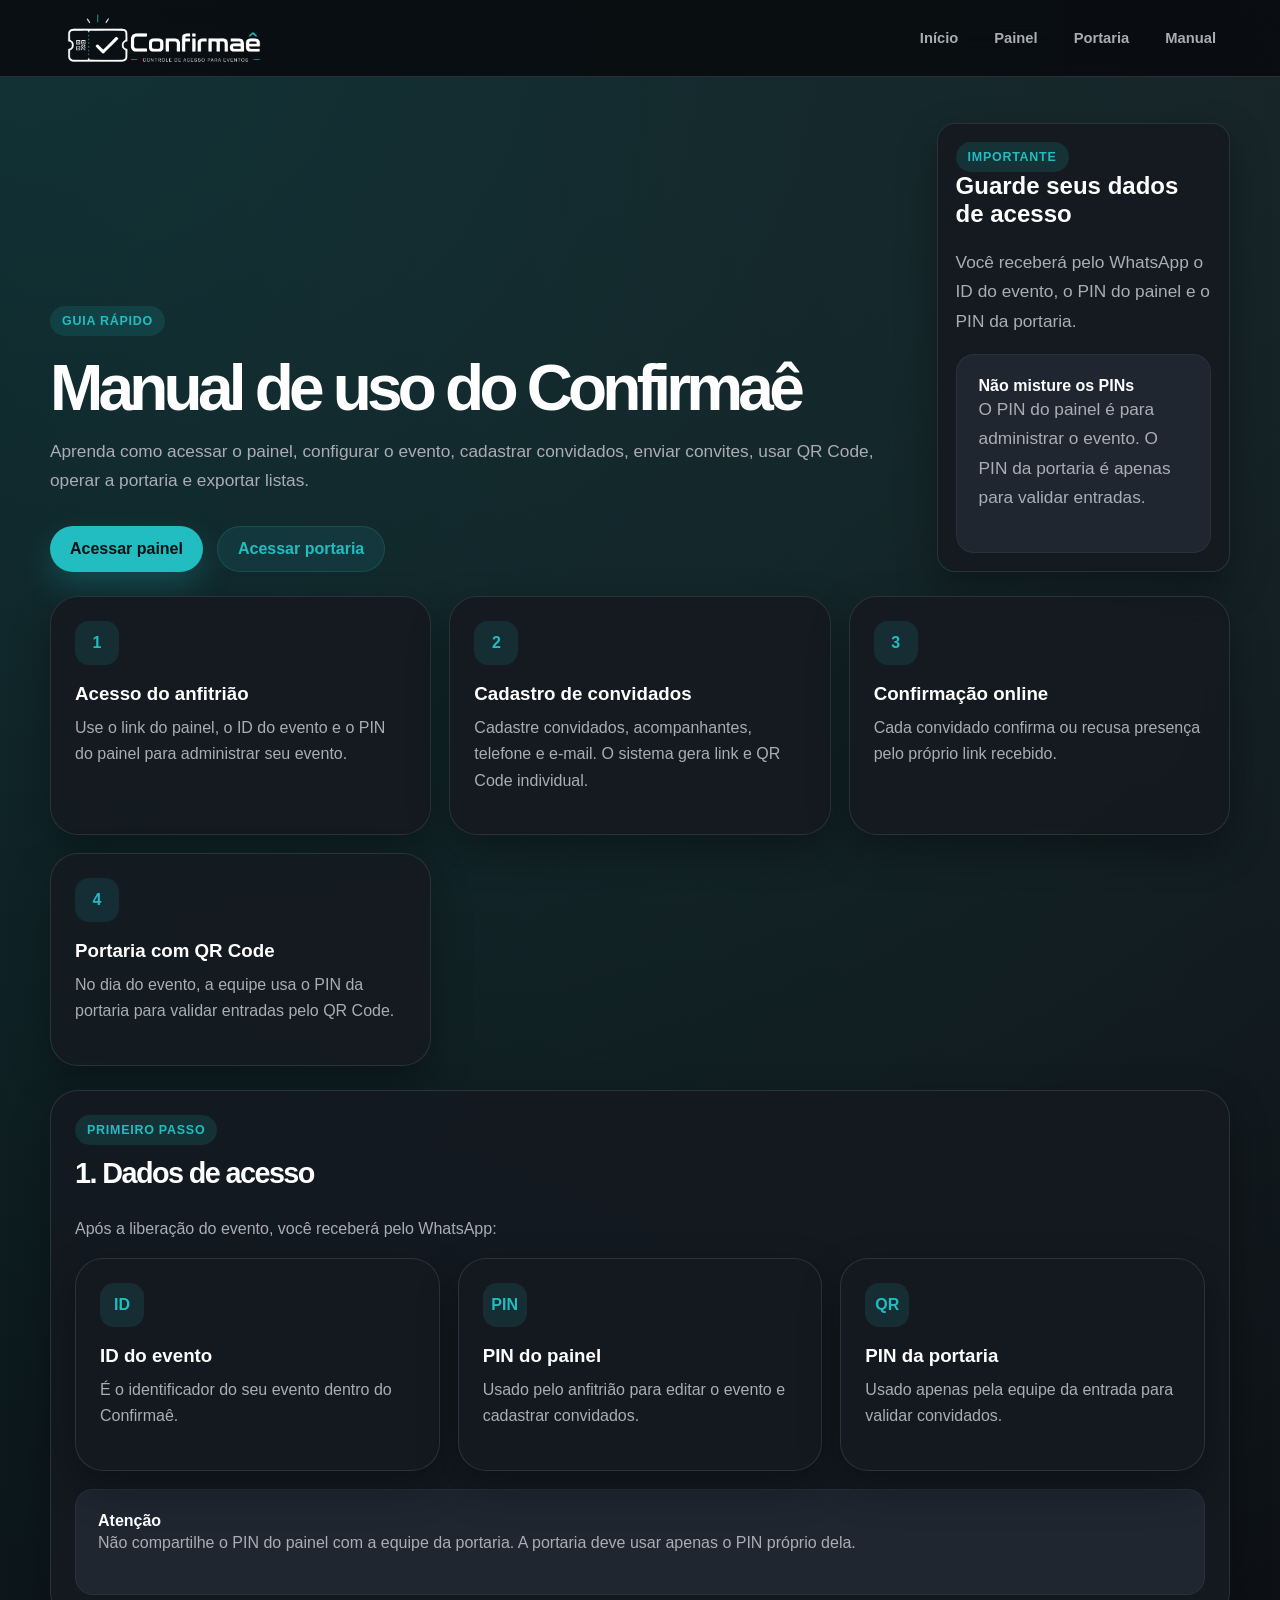
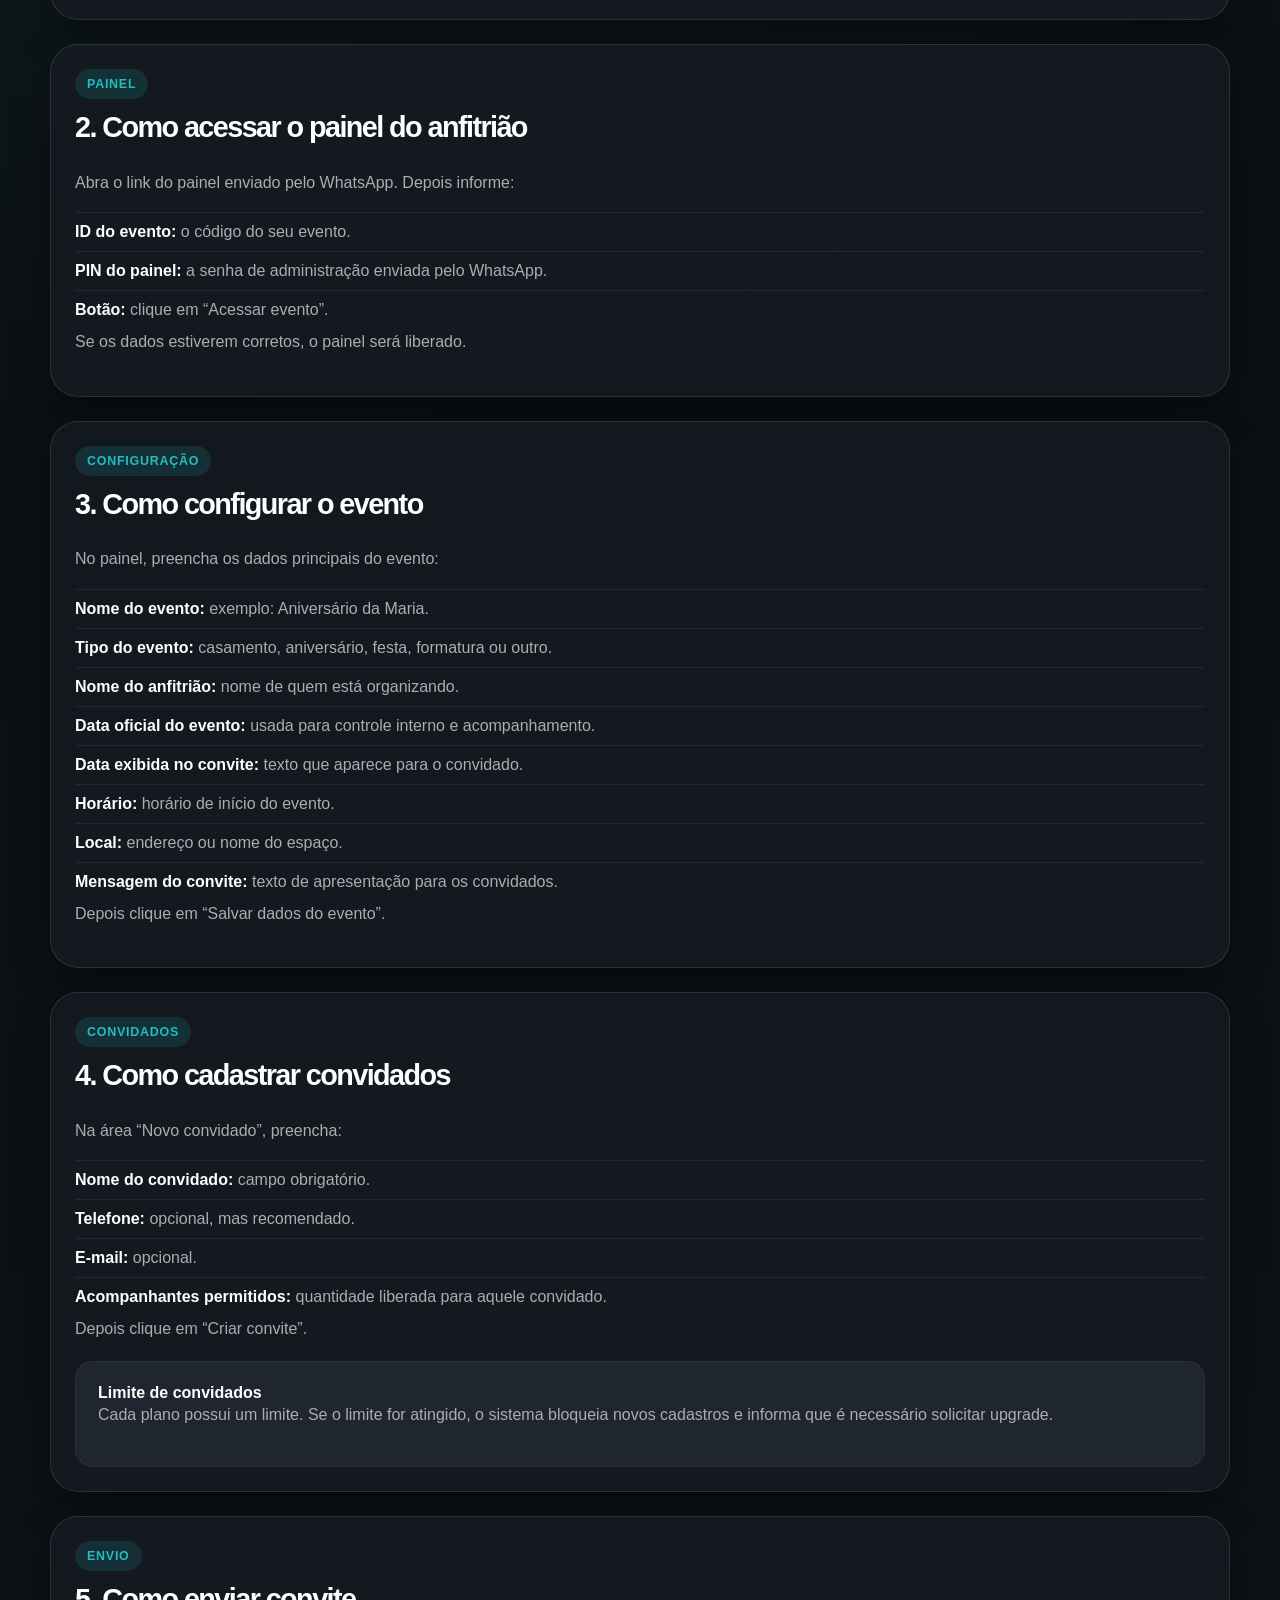
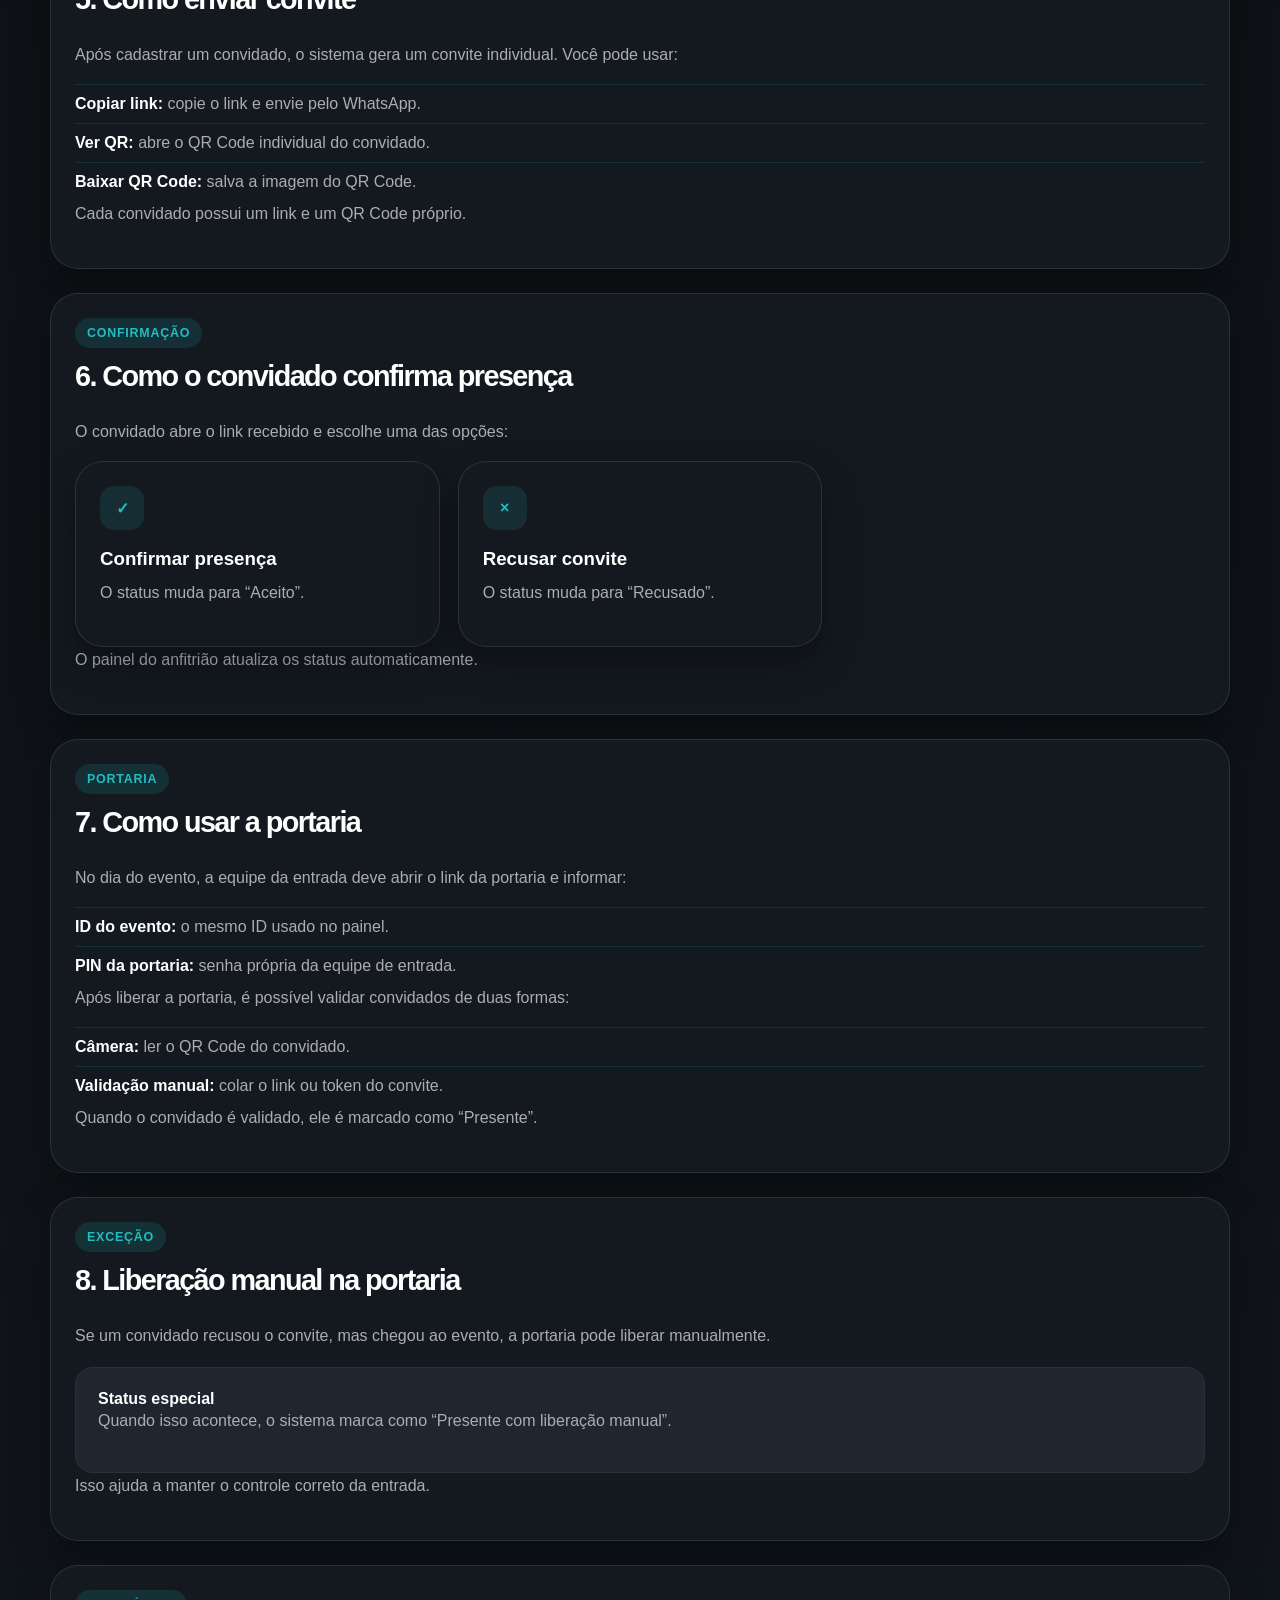
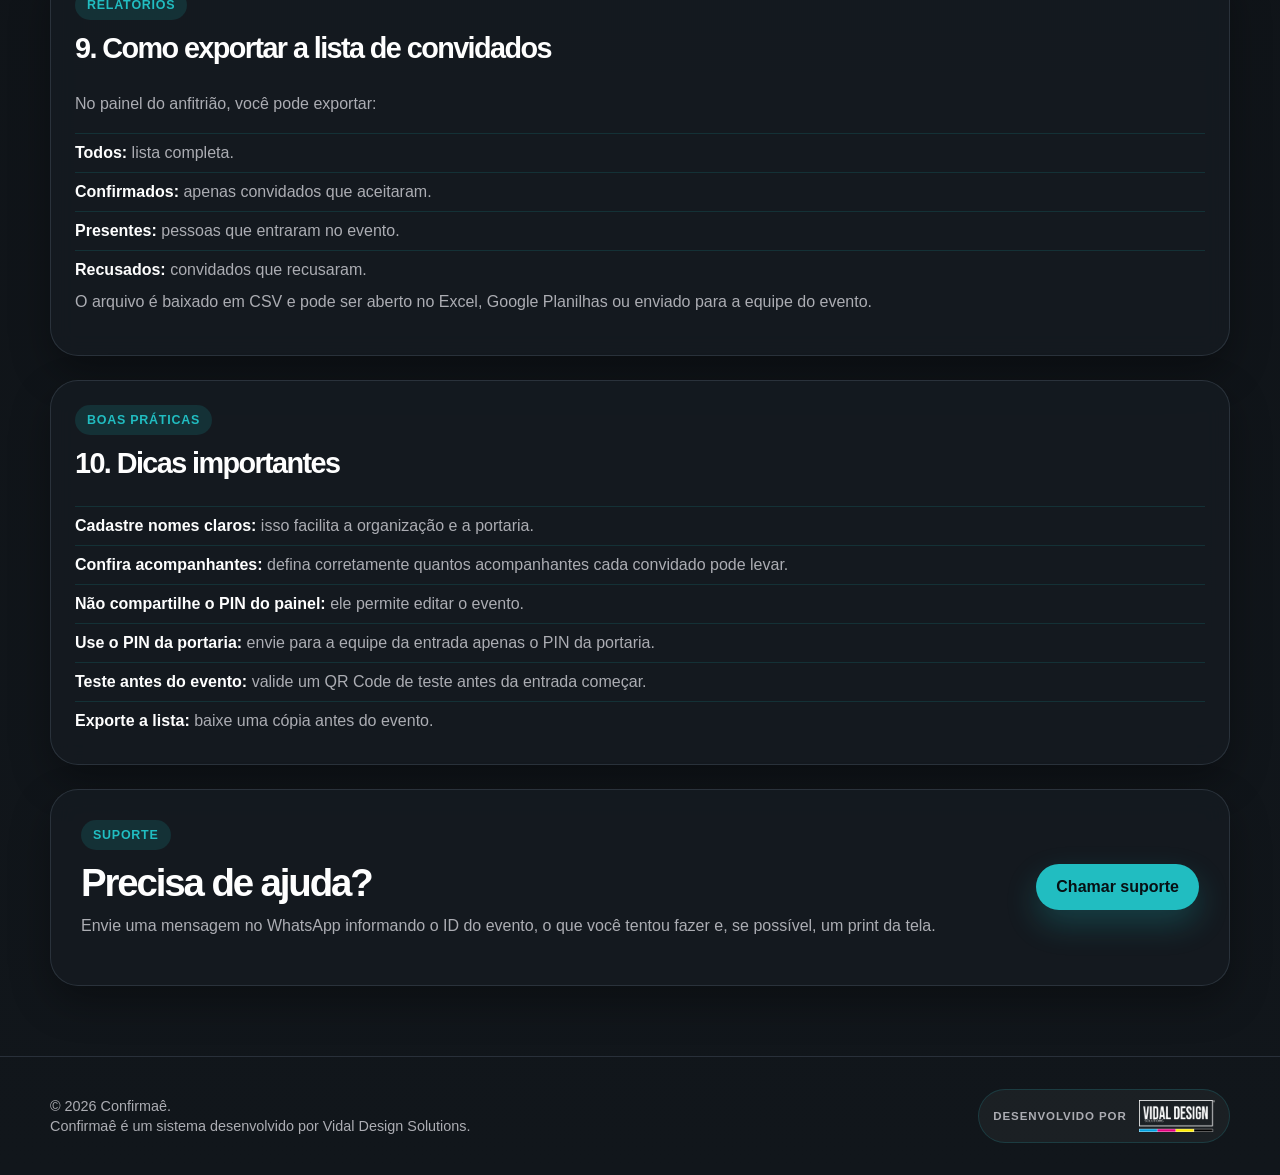
<file: manual.html>
<!DOCTYPE html>
<html lang="pt-BR">
<head>
  <link rel="manifest" href="manifest.webmanifest" />
<meta name="theme-color" content="#0D1014" />
<meta name="mobile-web-app-capable" content="yes" />
<meta name="apple-mobile-web-app-capable" content="yes" />
<meta name="apple-mobile-web-app-title" content="Confirmaê" />
  <meta charset="UTF-8" />
  <meta name="viewport" content="width=device-width, initial-scale=1.0" />

  <title>Manual de Uso | Confirmaê</title>

  <meta
    name="description"
    content="Manual rápido do Confirmaê para anfitriões, convidados e equipe de portaria."
  />

  <link rel="icon" type="image/png" href="assets/img/confirmae-icon.png" />
  <link rel="apple-touch-icon" href="assets/img/confirmae-icon.png" />
  <link rel="stylesheet" href="assets/css/style.css?v=manual-1" />
</head>

<body class="page-admin">
  <header class="site-header">
    <div class="container header-content">
      <a href="index.html" class="brand" aria-label="Página inicial do Confirmaê">
        <span class="brand-icon">✓</span>
        <span class="brand-text">Confirmaê</span>
      </a>

      <nav class="main-nav" aria-label="Menu principal">
        <a href="index.html">Início</a>
        <a href="admin.html">Painel</a>
        <a href="portaria.html">Portaria</a>
        <a href="manual.html">Manual</a>
      </nav>
    </div>
  </header>

  <main class="dashboard-main">
    <section class="container dashboard-header">
      <div>
        <span class="eyebrow">Guia rápido</span>
        <h1>Manual de uso do Confirmaê</h1>
        <p>
          Aprenda como acessar o painel, configurar o evento, cadastrar convidados,
          enviar convites, usar QR Code, operar a portaria e exportar listas.
        </p>

        <div class="hero-actions">
          <a href="admin.html" class="btn btn-primary">Acessar painel</a>
          <a href="portaria.html" class="btn btn-secondary">Acessar portaria</a>
        </div>
      </div>

      <div class="event-selector-card">
        <span class="eyebrow">Importante</span>
        <h2>Guarde seus dados de acesso</h2>
        <p>
          Você receberá pelo WhatsApp o ID do evento, o PIN do painel e o PIN da portaria.
        </p>

        <div class="admin-help-box">
          <strong>Não misture os PINs</strong>
          <p>
            O PIN do painel é para administrar o evento. O PIN da portaria é apenas para validar entradas.
          </p>
        </div>
      </div>
    </section>

    <section class="container features-grid">
      <article class="feature-card">
        <div class="feature-icon">1</div>
        <h3>Acesso do anfitrião</h3>
        <p>
          Use o link do painel, o ID do evento e o PIN do painel para administrar seu evento.
        </p>
      </article>

      <article class="feature-card">
        <div class="feature-icon">2</div>
        <h3>Cadastro de convidados</h3>
        <p>
          Cadastre convidados, acompanhantes, telefone e e-mail. O sistema gera link e QR Code individual.
        </p>
      </article>

      <article class="feature-card">
        <div class="feature-icon">3</div>
        <h3>Confirmação online</h3>
        <p>
          Cada convidado confirma ou recusa presença pelo próprio link recebido.
        </p>
      </article>

      <article class="feature-card">
        <div class="feature-icon">4</div>
        <h3>Portaria com QR Code</h3>
        <p>
          No dia do evento, a equipe usa o PIN da portaria para validar entradas pelo QR Code.
        </p>
      </article>
    </section>

    <section class="container" style="margin-top: 24px;">
      <article class="panel-card">
        <div class="panel-heading">
          <div>
            <span class="eyebrow">Primeiro passo</span>
            <h2>1. Dados de acesso</h2>
          </div>
        </div>

        <p>
          Após a liberação do evento, você receberá pelo WhatsApp:
        </p>

        <div class="features-grid">
          <article class="feature-card">
            <div class="feature-icon">ID</div>
            <h3>ID do evento</h3>
            <p>
              É o identificador do seu evento dentro do Confirmaê.
            </p>
          </article>

          <article class="feature-card">
            <div class="feature-icon">PIN</div>
            <h3>PIN do painel</h3>
            <p>
              Usado pelo anfitrião para editar o evento e cadastrar convidados.
            </p>
          </article>

          <article class="feature-card">
            <div class="feature-icon">QR</div>
            <h3>PIN da portaria</h3>
            <p>
              Usado apenas pela equipe da entrada para validar convidados.
            </p>
          </article>
        </div>

        <div class="admin-help-box">
          <strong>Atenção</strong>
          <p>
            Não compartilhe o PIN do painel com a equipe da portaria. A portaria deve usar apenas o PIN próprio dela.
          </p>
        </div>
      </article>
    </section>

    <section class="container" style="margin-top: 24px;">
      <article class="panel-card">
        <div class="panel-heading">
          <div>
            <span class="eyebrow">Painel</span>
            <h2>2. Como acessar o painel do anfitrião</h2>
          </div>
        </div>

        <p>
          Abra o link do painel enviado pelo WhatsApp. Depois informe:
        </p>

        <ul class="event-details-list">
          <li><strong>ID do evento:</strong> o código do seu evento.</li>
          <li><strong>PIN do painel:</strong> a senha de administração enviada pelo WhatsApp.</li>
          <li><strong>Botão:</strong> clique em “Acessar evento”.</li>
        </ul>

        <p>
          Se os dados estiverem corretos, o painel será liberado.
        </p>
      </article>
    </section>

    <section class="container" style="margin-top: 24px;">
      <article class="panel-card">
        <div class="panel-heading">
          <div>
            <span class="eyebrow">Configuração</span>
            <h2>3. Como configurar o evento</h2>
          </div>
        </div>

        <p>
          No painel, preencha os dados principais do evento:
        </p>

        <ul class="event-details-list">
          <li><strong>Nome do evento:</strong> exemplo: Aniversário da Maria.</li>
          <li><strong>Tipo do evento:</strong> casamento, aniversário, festa, formatura ou outro.</li>
          <li><strong>Nome do anfitrião:</strong> nome de quem está organizando.</li>
          <li><strong>Data oficial do evento:</strong> usada para controle interno e acompanhamento.</li>
          <li><strong>Data exibida no convite:</strong> texto que aparece para o convidado.</li>
          <li><strong>Horário:</strong> horário de início do evento.</li>
          <li><strong>Local:</strong> endereço ou nome do espaço.</li>
          <li><strong>Mensagem do convite:</strong> texto de apresentação para os convidados.</li>
        </ul>

        <p>
          Depois clique em “Salvar dados do evento”.
        </p>
      </article>
    </section>

    <section class="container" style="margin-top: 24px;">
      <article class="panel-card">
        <div class="panel-heading">
          <div>
            <span class="eyebrow">Convidados</span>
            <h2>4. Como cadastrar convidados</h2>
          </div>
        </div>

        <p>
          Na área “Novo convidado”, preencha:
        </p>

        <ul class="event-details-list">
          <li><strong>Nome do convidado:</strong> campo obrigatório.</li>
          <li><strong>Telefone:</strong> opcional, mas recomendado.</li>
          <li><strong>E-mail:</strong> opcional.</li>
          <li><strong>Acompanhantes permitidos:</strong> quantidade liberada para aquele convidado.</li>
        </ul>

        <p>
          Depois clique em “Criar convite”.
        </p>

        <div class="admin-help-box">
          <strong>Limite de convidados</strong>
          <p>
            Cada plano possui um limite. Se o limite for atingido, o sistema bloqueia novos cadastros e informa que é necessário solicitar upgrade.
          </p>
        </div>
      </article>
    </section>

    <section class="container" style="margin-top: 24px;">
      <article class="panel-card">
        <div class="panel-heading">
          <div>
            <span class="eyebrow">Envio</span>
            <h2>5. Como enviar convite</h2>
          </div>
        </div>

        <p>
          Após cadastrar um convidado, o sistema gera um convite individual. Você pode usar:
        </p>

        <ul class="event-details-list">
          <li><strong>Copiar link:</strong> copie o link e envie pelo WhatsApp.</li>
          <li><strong>Ver QR:</strong> abre o QR Code individual do convidado.</li>
          <li><strong>Baixar QR Code:</strong> salva a imagem do QR Code.</li>
        </ul>

        <p>
          Cada convidado possui um link e um QR Code próprio.
        </p>
      </article>
    </section>

    <section class="container" style="margin-top: 24px;">
      <article class="panel-card">
        <div class="panel-heading">
          <div>
            <span class="eyebrow">Confirmação</span>
            <h2>6. Como o convidado confirma presença</h2>
          </div>
        </div>

        <p>
          O convidado abre o link recebido e escolhe uma das opções:
        </p>

        <div class="features-grid">
          <article class="feature-card">
            <div class="feature-icon">✓</div>
            <h3>Confirmar presença</h3>
            <p>
              O status muda para “Aceito”.
            </p>
          </article>

          <article class="feature-card">
            <div class="feature-icon">×</div>
            <h3>Recusar convite</h3>
            <p>
              O status muda para “Recusado”.
            </p>
          </article>
        </div>

        <p>
          O painel do anfitrião atualiza os status automaticamente.
        </p>
      </article>
    </section>

    <section class="container" style="margin-top: 24px;">
      <article class="panel-card">
        <div class="panel-heading">
          <div>
            <span class="eyebrow">Portaria</span>
            <h2>7. Como usar a portaria</h2>
          </div>
        </div>

        <p>
          No dia do evento, a equipe da entrada deve abrir o link da portaria e informar:
        </p>

        <ul class="event-details-list">
          <li><strong>ID do evento:</strong> o mesmo ID usado no painel.</li>
          <li><strong>PIN da portaria:</strong> senha própria da equipe de entrada.</li>
        </ul>

        <p>
          Após liberar a portaria, é possível validar convidados de duas formas:
        </p>

        <ul class="event-details-list">
          <li><strong>Câmera:</strong> ler o QR Code do convidado.</li>
          <li><strong>Validação manual:</strong> colar o link ou token do convite.</li>
        </ul>

        <p>
          Quando o convidado é validado, ele é marcado como “Presente”.
        </p>
      </article>
    </section>

    <section class="container" style="margin-top: 24px;">
      <article class="panel-card">
        <div class="panel-heading">
          <div>
            <span class="eyebrow">Exceção</span>
            <h2>8. Liberação manual na portaria</h2>
          </div>
        </div>

        <p>
          Se um convidado recusou o convite, mas chegou ao evento, a portaria pode liberar manualmente.
        </p>

        <div class="admin-help-box">
          <strong>Status especial</strong>
          <p>
            Quando isso acontece, o sistema marca como “Presente com liberação manual”.
          </p>
        </div>

        <p>
          Isso ajuda a manter o controle correto da entrada.
        </p>
      </article>
    </section>

    <section class="container" style="margin-top: 24px;">
      <article class="panel-card">
        <div class="panel-heading">
          <div>
            <span class="eyebrow">Relatórios</span>
            <h2>9. Como exportar a lista de convidados</h2>
          </div>
        </div>

        <p>
          No painel do anfitrião, você pode exportar:
        </p>

        <ul class="event-details-list">
          <li><strong>Todos:</strong> lista completa.</li>
          <li><strong>Confirmados:</strong> apenas convidados que aceitaram.</li>
          <li><strong>Presentes:</strong> pessoas que entraram no evento.</li>
          <li><strong>Recusados:</strong> convidados que recusaram.</li>
        </ul>

        <p>
          O arquivo é baixado em CSV e pode ser aberto no Excel, Google Planilhas ou enviado para a equipe do evento.
        </p>
      </article>
    </section>

    <section class="container" style="margin-top: 24px;">
      <article class="panel-card">
        <div class="panel-heading">
          <div>
            <span class="eyebrow">Boas práticas</span>
            <h2>10. Dicas importantes</h2>
          </div>
        </div>

        <ul class="event-details-list">
          <li><strong>Cadastre nomes claros:</strong> isso facilita a organização e a portaria.</li>
          <li><strong>Confira acompanhantes:</strong> defina corretamente quantos acompanhantes cada convidado pode levar.</li>
          <li><strong>Não compartilhe o PIN do painel:</strong> ele permite editar o evento.</li>
          <li><strong>Use o PIN da portaria:</strong> envie para a equipe da entrada apenas o PIN da portaria.</li>
          <li><strong>Teste antes do evento:</strong> valide um QR Code de teste antes da entrada começar.</li>
          <li><strong>Exporte a lista:</strong> baixe uma cópia antes do evento.</li>
        </ul>
      </article>
    </section>

    <section class="container" style="margin-top: 24px;">
      <article class="next-step-card">
        <div>
          <span class="eyebrow">Suporte</span>
          <h2>Precisa de ajuda?</h2>
          <p>
            Envie uma mensagem no WhatsApp informando o ID do evento, o que você tentou fazer
            e, se possível, um print da tela.
          </p>
        </div>

        <a
          href="https://wa.me/5511968649673?text=Ol%C3%A1%21%20Preciso%20de%20suporte%20com%20meu%20evento%20no%20Confirma%C3%AA."
          class="btn btn-primary"
          target="_blank"
          rel="noopener"
        >
          Chamar suporte
        </a>
      </article>
    </section>
  </main>

  <footer class="site-footer">
    <div class="container footer-content footer-content-branded">
      <div class="footer-brand-note">
        <p>© 2026 Confirmaê.</p>
        <p>Confirmaê é um sistema desenvolvido por Vidal Design Solutions.</p>
      </div>

      <a
        href="http://www.vidaldesignsolutions.com.br"
        class="developer-badge"
        target="_blank"
        rel="noopener"
        aria-label="Acessar site da Vidal Design Solutions"
      >
        <span>Desenvolvido por</span>
        <img
          src="assets/img/vidal-design-logo.png"
          alt="Vidal Design Solutions"
        />
      </a>
    </div>
  </footer>

  <script src="assets/js/theme.js?v=manual-1"></script>
  <script src="assets/js/pwa.js?v=pwa-1"></script>
</body>
</html>
</file>
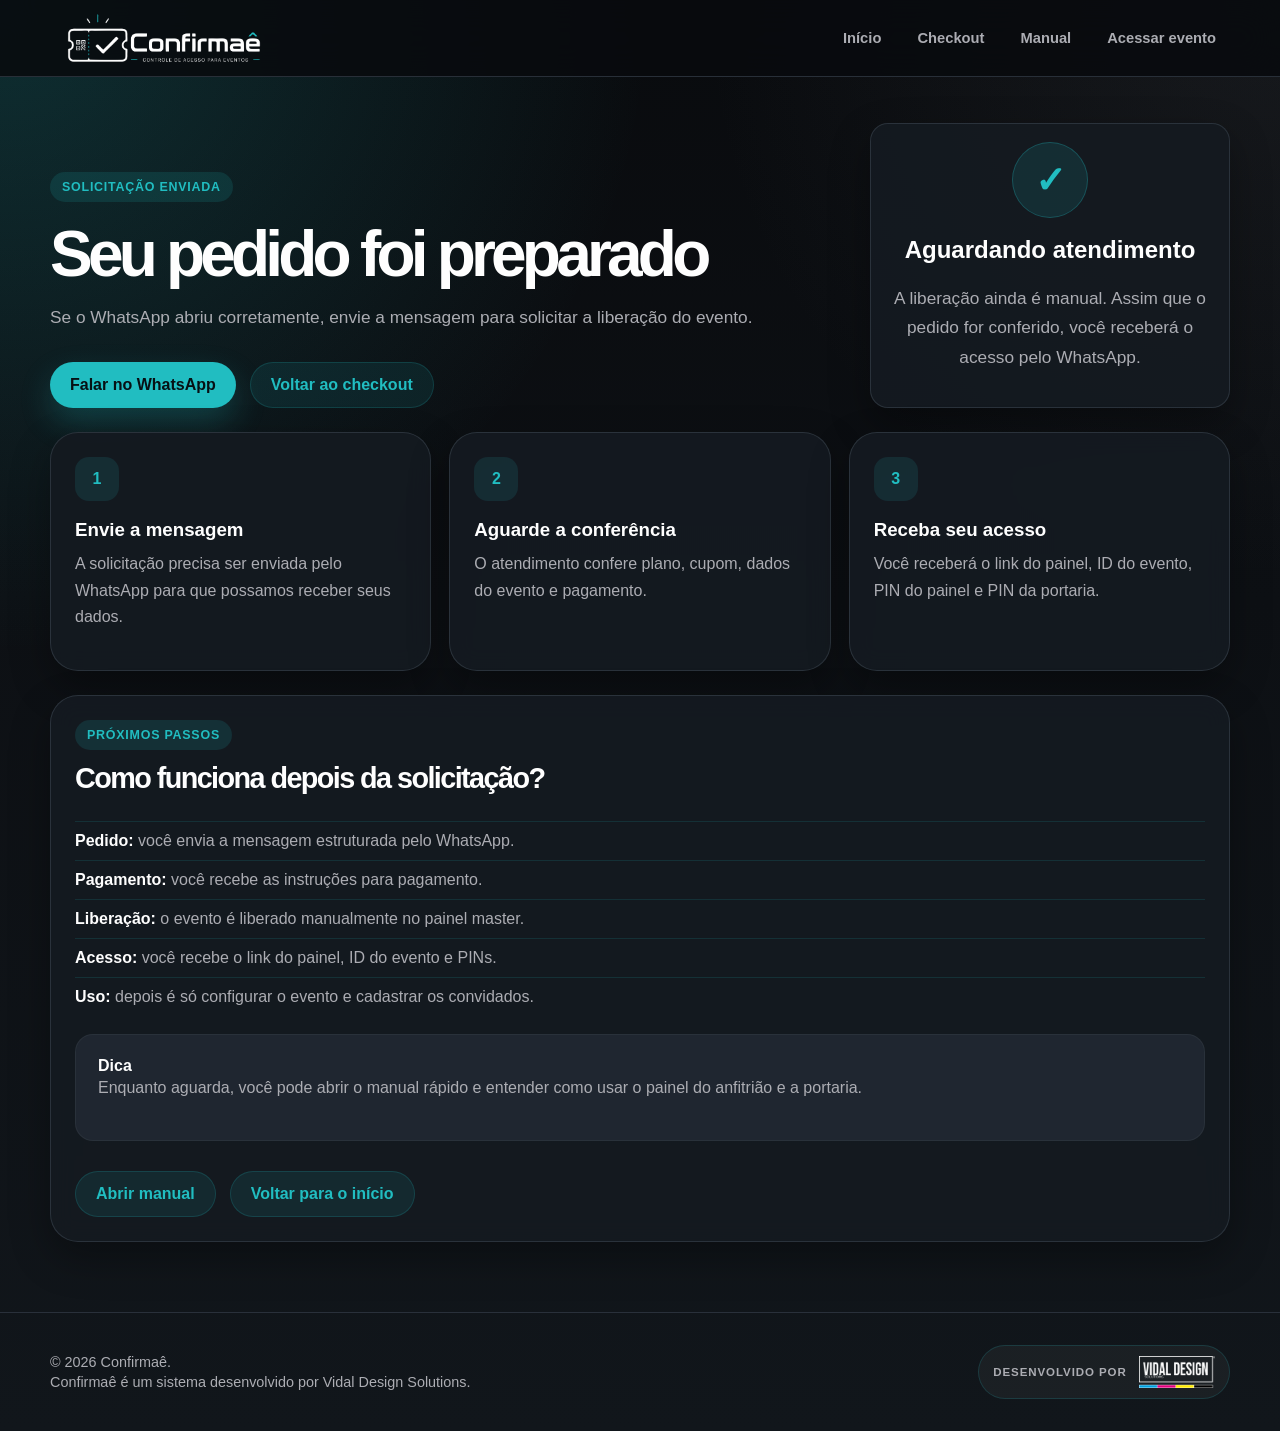
<file: pagamento.html>
<!DOCTYPE html>
<html lang="pt-BR">
<head>
  <link rel="manifest" href="manifest.webmanifest" />
  <meta name="theme-color" content="#0D1014" />
  <meta name="mobile-web-app-capable" content="yes" />
  <meta name="apple-mobile-web-app-capable" content="yes" />
  <meta name="apple-mobile-web-app-title" content="Confirmaê" />

  <meta charset="UTF-8" />
  <meta name="viewport" content="width=device-width, initial-scale=1.0" />

  <title>Solicitação enviada | Confirmaê</title>

  <meta
    name="description"
    content="Página de acompanhamento da solicitação de pagamento e liberação do evento no Confirmaê."
  />

  <link rel="icon" type="image/png" href="assets/img/confirmae-icon.png" />
  <link rel="apple-touch-icon" href="assets/img/confirmae-icon.png" />
  <link rel="stylesheet" href="assets/css/style.css?v=checkout-1" />
</head>

<body class="page-admin">
  <header class="site-header">
    <div class="container header-content">
      <a href="index.html" class="brand" aria-label="Página inicial do Confirmaê">
        <span class="brand-icon">✓</span>
        <span class="brand-text">Confirmaê</span>
      </a>

      <nav class="main-nav" aria-label="Menu principal">
        <a href="index.html">Início</a>
        <a href="checkout.html">Checkout</a>
        <a href="manual.html">Manual</a>
        <a href="admin.html">Acessar evento</a>
      </nav>
    </div>
  </header>

  <main class="dashboard-main">
    <section class="container dashboard-header">
      <div>
        <span class="eyebrow" id="paymentEyebrow">Solicitação enviada</span>
        <h1 id="paymentTitle">Seu pedido foi preparado</h1>
        <p id="paymentDescription">
          Se o WhatsApp abriu corretamente, envie a mensagem para solicitar a liberação do evento.
        </p>

        <div class="hero-actions">
          <a
            href="https://wa.me/5511968649673?text=Ol%C3%A1%21%20Fiz%20uma%20solicita%C3%A7%C3%A3o%20do%20Confirma%C3%AA%20e%20quero%20confirmar%20a%20libera%C3%A7%C3%A3o."
            class="btn btn-primary"
            target="_blank"
            rel="noopener"
          >
            Falar no WhatsApp
          </a>

          <a href="checkout.html" class="btn btn-secondary">
            Voltar ao checkout
          </a>
        </div>
      </div>

      <div class="event-selector-card payment-status-card">
        <div class="payment-status-icon" id="paymentStatusIcon">✓</div>

        <h2 id="paymentStatusTitle">Aguardando atendimento</h2>
        <p id="paymentStatusText">
          A liberação ainda é manual. Assim que o pedido for conferido,
          você receberá o acesso pelo WhatsApp.
        </p>
      </div>
    </section>

    <section class="container features-grid">
      <article class="feature-card">
        <div class="feature-icon">1</div>
        <h3>Envie a mensagem</h3>
        <p>
          A solicitação precisa ser enviada pelo WhatsApp para que possamos receber seus dados.
        </p>
      </article>

      <article class="feature-card">
        <div class="feature-icon">2</div>
        <h3>Aguarde a conferência</h3>
        <p>
          O atendimento confere plano, cupom, dados do evento e pagamento.
        </p>
      </article>

      <article class="feature-card">
        <div class="feature-icon">3</div>
        <h3>Receba seu acesso</h3>
        <p>
          Você receberá o link do painel, ID do evento, PIN do painel e PIN da portaria.
        </p>
      </article>
    </section>

    <section class="container" style="margin-top: 24px;">
      <article class="panel-card">
        <div class="panel-heading">
          <div>
            <span class="eyebrow">Próximos passos</span>
            <h2>Como funciona depois da solicitação?</h2>
          </div>
        </div>

        <ul class="event-details-list">
          <li><strong>Pedido:</strong> você envia a mensagem estruturada pelo WhatsApp.</li>
          <li><strong>Pagamento:</strong> você recebe as instruções para pagamento.</li>
          <li><strong>Liberação:</strong> o evento é liberado manualmente no painel master.</li>
          <li><strong>Acesso:</strong> você recebe o link do painel, ID do evento e PINs.</li>
          <li><strong>Uso:</strong> depois é só configurar o evento e cadastrar os convidados.</li>
        </ul>

        <div class="admin-help-box">
          <strong>Dica</strong>
          <p>
            Enquanto aguarda, você pode abrir o manual rápido e entender como usar
            o painel do anfitrião e a portaria.
          </p>
        </div>

        <div class="hero-actions">
          <a href="manual.html" class="btn btn-secondary">
            Abrir manual
          </a>

          <a href="index.html" class="btn btn-secondary">
            Voltar para o início
          </a>
        </div>
      </article>
    </section>
  </main>

  <footer class="site-footer">
    <div class="container footer-content footer-content-branded">
      <div class="footer-brand-note">
        <p>© 2026 Confirmaê.</p>
        <p>Confirmaê é um sistema desenvolvido por Vidal Design Solutions.</p>
      </div>

      <a
        href="http://www.vidaldesignsolutions.com.br"
        class="developer-badge"
        target="_blank"
        rel="noopener"
        aria-label="Acessar site da Vidal Design Solutions"
      >
        <span>Desenvolvido por</span>
        <img
          src="assets/img/vidal-design-logo.png"
          alt="Vidal Design Solutions"
        />
      </a>
    </div>
  </footer>

  <script src="assets/js/theme.js?v=checkout-1"></script>

  <script>
    const params = new URLSearchParams(window.location.search);
    const status = params.get("status") || "solicitado";

    const paymentEyebrow = document.getElementById("paymentEyebrow");
    const paymentTitle = document.getElementById("paymentTitle");
    const paymentDescription = document.getElementById("paymentDescription");
    const paymentStatusIcon = document.getElementById("paymentStatusIcon");
    const paymentStatusTitle = document.getElementById("paymentStatusTitle");
    const paymentStatusText = document.getElementById("paymentStatusText");

    const statusContent = {
      solicitado: {
        eyebrow: "Solicitação enviada",
        title: "Seu pedido foi preparado",
        description:
          "Se o WhatsApp abriu corretamente, envie a mensagem para solicitar a liberação do evento.",
        icon: "✓",
        statusTitle: "Aguardando atendimento",
        statusText:
          "A liberação ainda é manual. Assim que o pedido for conferido, você receberá o acesso pelo WhatsApp."
      },
      aprovado: {
        eyebrow: "Pagamento aprovado",
        title: "Pagamento confirmado",
        description:
          "Seu pagamento foi confirmado. Aguarde o envio dos dados de acesso pelo WhatsApp.",
        icon: "✓",
        statusTitle: "Liberação em andamento",
        statusText:
          "Em breve você receberá o link do painel, ID do evento, PIN do painel e PIN da portaria."
      },
      pendente: {
        eyebrow: "Pagamento pendente",
        title: "Estamos aguardando confirmação",
        description:
          "O pagamento ainda não foi confirmado. Assim que for aprovado, a liberação será feita.",
        icon: "!",
        statusTitle: "Aguardando pagamento",
        statusText:
          "Caso já tenha pago, envie o comprovante pelo WhatsApp para agilizar a conferência."
      },
      erro: {
        eyebrow: "Pagamento não concluído",
        title: "Não foi possível concluir",
        description:
          "Algo impediu a conclusão do pagamento ou solicitação. Você pode tentar novamente.",
        icon: "×",
        statusTitle: "Tente novamente",
        statusText:
          "Volte ao checkout ou chame o suporte pelo WhatsApp para continuar."
      }
    };

    const content = statusContent[status] || statusContent.solicitado;

    paymentEyebrow.textContent = content.eyebrow;
    paymentTitle.textContent = content.title;
    paymentDescription.textContent = content.description;
    paymentStatusIcon.textContent = content.icon;
    paymentStatusTitle.textContent = content.statusTitle;
    paymentStatusText.textContent = content.statusText;
  </script>

  <script src="assets/js/pwa.js?v=pwa-1"></script>
</body>
</html>
</file>
<file: assets/css/style.css>
:root {
  --color-primary: #6c3df4;
  --color-primary-dark: #4d25c9;
  --color-secondary: #18b38b;
  --color-danger: #ef4444;
  --color-warning: #facc15;
  --color-success: #22c55e;
  --color-info: #3b82f6;

  --color-bg: #f7f4ff;
  --color-surface: #ffffff;
  --color-surface-soft: #f2edff;
  --color-text: #221b35;
  --color-muted: #6f6680;
  --color-border: #ded6f2;

  --shadow-soft: 0 20px 50px rgba(67, 42, 128, 0.14);
  --shadow-card: 0 12px 30px rgba(67, 42, 128, 0.12);

  --radius-sm: 10px;
  --radius-md: 18px;
  --radius-lg: 28px;

  --container: 1180px;
  --font-main: Arial, Helvetica, sans-serif;
}

* {
  box-sizing: border-box;
}

html {
  scroll-behavior: smooth;
}

body {
  margin: 0;
  font-family: var(--font-main);
  background:
    radial-gradient(circle at top left, rgba(108, 61, 244, 0.16), transparent 34%),
    linear-gradient(180deg, #ffffff 0%, var(--color-bg) 55%, #ffffff 100%);
  color: var(--color-text);
}

a {
  color: inherit;
  text-decoration: none;
}

button,
input {
  font-family: inherit;
}

button {
  cursor: pointer;
}

.container {
  width: min(100% - 32px, var(--container));
  margin: 0 auto;
}

.site-header {
  position: sticky;
  top: 0;
  z-index: 20;
  background: rgba(255, 255, 255, 0.86);
  backdrop-filter: blur(16px);
  border-bottom: 1px solid rgba(222, 214, 242, 0.8);
}

.header-content {
  min-height: 76px;
  display: flex;
  align-items: center;
  justify-content: space-between;
  gap: 24px;
}

.brand {
  display: inline-flex;
  align-items: center;
  gap: 10px;
  font-weight: 900;
  font-size: 1.25rem;
}

.brand-icon {
  width: 36px;
  height: 36px;
  border-radius: 12px;
  display: grid;
  place-items: center;
  background: var(--color-primary);
  color: #ffffff;
  box-shadow: 0 10px 20px rgba(108, 61, 244, 0.28);
}

.brand-text {
  letter-spacing: -0.04em;
}

.main-nav {
  display: flex;
  align-items: center;
  gap: 8px;
}

.main-nav a {
  padding: 10px 14px;
  border-radius: 999px;
  color: var(--color-muted);
  font-weight: 700;
  font-size: 0.92rem;
}

.main-nav a:hover {
  color: var(--color-primary);
  background: var(--color-surface-soft);
}

.hero-section {
  padding: 82px 0 56px;
}

.hero-grid {
  display: grid;
  grid-template-columns: 1.1fr 0.9fr;
  align-items: center;
  gap: 46px;
}

.eyebrow {
  display: inline-flex;
  align-items: center;
  width: fit-content;
  padding: 8px 12px;
  border-radius: 999px;
  background: rgba(108, 61, 244, 0.1);
  color: var(--color-primary-dark);
  font-weight: 800;
  font-size: 0.78rem;
  text-transform: uppercase;
  letter-spacing: 0.06em;
}

h1,
h2,
h3,
p {
  margin-top: 0;
}

.hero-content h1,
.dashboard-header h1,
.gate-header h1 {
  margin: 22px 0 18px;
  font-size: clamp(2.4rem, 5vw, 5rem);
  line-height: 0.95;
  letter-spacing: -0.075em;
}

.hero-content p,
.section-heading p,
.dashboard-header p,
.gate-header p {
  color: var(--color-muted);
  font-size: 1.08rem;
  line-height: 1.7;
}

.hero-actions {
  margin-top: 30px;
  display: flex;
  flex-wrap: wrap;
  gap: 14px;
}

.btn {
  border: 0;
  min-height: 46px;
  padding: 0 20px;
  border-radius: 999px;
  display: inline-flex;
  align-items: center;
  justify-content: center;
  font-weight: 900;
  transition: transform 0.2s ease, box-shadow 0.2s ease, opacity 0.2s ease;
}

.btn:hover {
  transform: translateY(-2px);
}

.btn:disabled {
  cursor: not-allowed;
  opacity: 0.6;
  transform: none;
}

.btn-primary {
  background: var(--color-primary);
  color: #ffffff;
  box-shadow: 0 12px 28px rgba(108, 61, 244, 0.28);
}

.btn-secondary {
  background: var(--color-surface-soft);
  color: var(--color-primary-dark);
}

.btn-danger {
  background: rgba(239, 68, 68, 0.12);
  color: #b91c1c;
}

.btn-small {
  min-height: 34px;
  padding: 0 12px;
  font-size: 0.78rem;
}

.hero-note,
.small-note {
  margin-top: 18px;
  color: var(--color-muted);
  font-size: 0.9rem;
}

.hero-card {
  display: flex;
  justify-content: center;
}

.event-preview-card,
.invitation-card,
.side-panel,
.panel-card,
.next-step-card,
.status-card,
.feature-card,
.stat-card {
  background: rgba(255, 255, 255, 0.9);
  border: 1px solid rgba(222, 214, 242, 0.9);
  border-radius: var(--radius-lg);
  box-shadow: var(--shadow-card);
}

.event-preview-card {
  width: min(100%, 420px);
  padding: 26px;
  transform: rotate(1.4deg);
}

.event-preview-top,
.current-status-box {
  display: inline-flex;
  align-items: center;
  gap: 8px;
  color: var(--color-muted);
  font-weight: 800;
  font-size: 0.88rem;
}

.status-dot {
  width: 12px;
  height: 12px;
  border-radius: 999px;
  background: var(--color-border);
}

.status-dot-created {
  background: #ffffff;
  border: 1px solid #c8c0d8;
}

.status-dot-waiting {
  background: var(--color-warning);
}

.status-dot-accepted {
  background: var(--color-success);
}

.status-dot-declined {
  background: var(--color-danger);
}

.status-dot-present {
  background: var(--color-info);
}

.status-dot-manual {
  background: linear-gradient(135deg, var(--color-info), var(--color-primary));
}

.event-preview-card h2 {
  margin: 24px 0 10px;
  font-size: 2rem;
  letter-spacing: -0.05em;
}

.event-date,
.event-place {
  color: var(--color-muted);
  margin-bottom: 8px;
}

.guest-preview,
.guest-summary-card {
  margin-top: 22px;
  padding: 14px;
  border-radius: var(--radius-md);
  background: var(--color-surface-soft);
  display: flex;
  align-items: center;
  gap: 12px;
}

.guest-avatar {
  width: 46px;
  height: 46px;
  border-radius: 16px;
  display: grid;
  place-items: center;
  background: var(--color-primary);
  color: #ffffff;
  font-weight: 900;
  flex: 0 0 auto;
}

.guest-preview small,
.guest-summary-card small {
  display: block;
  margin-top: 4px;
  color: var(--color-muted);
}

.fake-qr {
  margin: 26px auto 0;
  width: 154px;
  height: 154px;
  padding: 12px;
  border-radius: 18px;
  background: #ffffff;
  display: grid;
  grid-template-columns: repeat(3, 1fr);
  gap: 7px;
  border: 1px solid var(--color-border);
}

.fake-qr-large {
  width: 190px;
  height: 190px;
}

.fake-qr span {
  border-radius: 6px;
  background: var(--color-text);
}

.fake-qr span:nth-child(2),
.fake-qr span:nth-child(4),
.fake-qr span:nth-child(8) {
  opacity: 0.35;
}

.features-section,
.status-section,
.next-step-section {
  padding: 54px 0;
}

.section-heading {
  max-width: 760px;
  margin-bottom: 28px;
}

.section-heading h2,
.next-step-card h2,
.panel-heading h2 {
  margin: 14px 0 10px;
  font-size: clamp(1.8rem, 3vw, 3rem);
  line-height: 1;
  letter-spacing: -0.055em;
}

.features-grid {
  display: grid;
  grid-template-columns: repeat(3, 1fr);
  gap: 18px;
}

.feature-card {
  padding: 24px;
}

.feature-icon {
  width: 44px;
  height: 44px;
  border-radius: 14px;
  display: grid;
  place-items: center;
  background: var(--color-surface-soft);
  color: var(--color-primary-dark);
  font-weight: 900;
  margin-bottom: 18px;
}

.feature-card h3 {
  margin-bottom: 10px;
}

.feature-card p,
.status-card small,
.next-step-card p,
.panel-card p,
.side-panel p,
.gate-result p {
  color: var(--color-muted);
  line-height: 1.65;
}

.status-grid {
  display: grid;
  grid-template-columns: repeat(5, 1fr);
  gap: 14px;
}

.status-card {
  padding: 18px;
  display: flex;
  gap: 12px;
  align-items: flex-start;
}

.status-card > span {
  width: 18px;
  height: 18px;
  border-radius: 999px;
  flex: 0 0 auto;
  margin-top: 2px;
}

.status-card small {
  display: block;
  margin-top: 6px;
}

.status-created > span {
  background: #ffffff;
  border: 1px solid #c8c0d8;
}

.status-waiting > span {
  background: var(--color-warning);
}

.status-accepted > span {
  background: var(--color-success);
}

.status-declined > span {
  background: var(--color-danger);
}

.status-present > span {
  background: var(--color-info);
}

.next-step-card {
  padding: 30px;
  display: flex;
  align-items: center;
  justify-content: space-between;
  gap: 28px;
}

.site-footer {
  padding: 32px 0;
  border-top: 1px solid rgba(222, 214, 242, 0.8);
}

.footer-content {
  display: flex;
  justify-content: space-between;
  gap: 18px;
  color: var(--color-muted);
  font-size: 0.9rem;
}

.invitation-main,
.dashboard-main,
.gate-main {
  padding: 46px 0 70px;
}

.invitation-wrapper {
  display: grid;
  grid-template-columns: minmax(0, 1fr) 340px;
  gap: 24px;
  align-items: start;
}

.invitation-card {
  overflow: hidden;
}

.invitation-cover {
  padding: 42px;
  color: #ffffff;
  background:
    linear-gradient(135deg, rgba(108, 61, 244, 0.95), rgba(24, 179, 139, 0.86)),
    radial-gradient(circle at top right, rgba(255, 255, 255, 0.34), transparent 30%);
}

.invitation-cover .eyebrow {
  background: rgba(255, 255, 255, 0.18);
  color: #ffffff;
}

.invitation-cover h1 {
  margin: 20px 0 14px;
  font-size: clamp(2.2rem, 5vw, 4.6rem);
  line-height: 0.96;
  letter-spacing: -0.07em;
}

.invitation-cover p {
  max-width: 620px;
  color: rgba(255, 255, 255, 0.9);
  line-height: 1.7;
}

.invitation-body {
  padding: 32px;
  display: grid;
  grid-template-columns: 0.9fr 1.1fr;
  gap: 24px;
}

.event-info-box,
.guest-confirmation-box,
.admin-help-box {
  padding: 22px;
  border-radius: var(--radius-md);
  background: var(--color-surface-soft);
}

.event-type {
  display: inline-block;
  color: var(--color-primary-dark);
  font-weight: 900;
  font-size: 0.78rem;
  text-transform: uppercase;
  letter-spacing: 0.06em;
}

.event-info-box h2 {
  margin: 12px 0 18px;
  font-size: 2rem;
  letter-spacing: -0.05em;
}

.event-details-list {
  padding: 0;
  margin: 0;
  list-style: none;
}

.event-details-list li {
  padding: 10px 0;
  border-top: 1px solid rgba(108, 61, 244, 0.12);
  color: var(--color-muted);
}

.event-details-list strong {
  color: var(--color-text);
}

.confirmation-actions {
  margin-top: 20px;
  display: flex;
  flex-wrap: wrap;
  gap: 12px;
}

.side-panel {
  padding: 24px;
  position: sticky;
  top: 96px;
}

.side-panel h2 {
  margin-bottom: 12px;
  font-size: 1.7rem;
  letter-spacing: -0.04em;
}

.dashboard-header,
.gate-header {
  display: flex;
  justify-content: space-between;
  align-items: end;
  gap: 24px;
  margin-bottom: 24px;
}

.event-selector-card {
  width: min(100%, 360px);
  background: var(--color-surface);
  border: 1px solid var(--color-border);
  border-radius: var(--radius-md);
  padding: 18px;
  box-shadow: var(--shadow-card);
}

label {
  display: block;
  margin-bottom: 8px;
  color: var(--color-text);
  font-weight: 900;
  font-size: 0.9rem;
}

input {
  width: 100%;
  min-height: 46px;
  border: 1px solid var(--color-border);
  border-radius: var(--radius-sm);
  padding: 0 14px;
  color: var(--color-text);
  background: #ffffff;
  outline: none;
}

input:focus {
  border-color: var(--color-primary);
  box-shadow: 0 0 0 4px rgba(108, 61, 244, 0.1);
}

.event-selector-card .btn {
  width: 100%;
  margin-top: 12px;
}

.stats-grid {
  display: grid;
  grid-template-columns: repeat(5, 1fr);
  gap: 14px;
  margin-bottom: 24px;
}

.stat-card {
  padding: 20px;
}

.stat-card span {
  display: block;
  color: var(--color-muted);
  font-weight: 800;
  font-size: 0.86rem;
}

.stat-card strong {
  display: block;
  margin-top: 8px;
  font-size: 2.1rem;
  letter-spacing: -0.05em;
}

.dashboard-grid {
  display: grid;
  grid-template-columns: 360px minmax(0, 1fr);
  gap: 24px;
  align-items: start;
}

.panel-card {
  padding: 24px;
}

.panel-card-large {
  min-width: 0;
}

.panel-heading {
  display: flex;
  align-items: center;
  justify-content: space-between;
  gap: 16px;
  margin-bottom: 18px;
}

.panel-heading h2 {
  font-size: 1.8rem;
}

.guest-form,
.gate-form {
  display: grid;
  gap: 16px;
}

.form-group {
  display: grid;
  gap: 4px;
}

.admin-help-box {
  margin-top: 18px;
  background: rgba(108, 61, 244, 0.08);
}

.table-wrapper {
  width: 100%;
  overflow-x: auto;
}

.guest-table {
  width: 100%;
  border-collapse: collapse;
  min-width: 900px;
}

.guest-table th,
.guest-table td {
  padding: 14px 12px;
  text-align: left;
  border-bottom: 1px solid var(--color-border);
  vertical-align: middle;
}

.guest-table th {
  color: var(--color-muted);
  font-size: 0.82rem;
  text-transform: uppercase;
  letter-spacing: 0.04em;
}

.guest-name-cell strong,
.guest-contact-cell strong {
  display: block;
}

.guest-name-cell small,
.guest-contact-cell small {
  display: block;
  margin-top: 4px;
  color: var(--color-muted);
}

.status-pill {
  display: inline-flex;
  align-items: center;
  gap: 8px;
  border-radius: 999px;
  padding: 8px 10px;
  font-size: 0.8rem;
  font-weight: 900;
  white-space: nowrap;
}

.status-pill-created {
  background: #ffffff;
  border: 1px solid #c8c0d8;
  color: #5d556d;
}

.status-pill-waiting {
  background: rgba(250, 204, 21, 0.16);
  color: #a16207;
}

.status-pill-accepted {
  background: rgba(34, 197, 94, 0.14);
  color: #15803d;
}

.status-pill-declined {
  background: rgba(239, 68, 68, 0.13);
  color: #b91c1c;
}

.status-pill-present {
  background: rgba(59, 130, 246, 0.14);
  color: #1d4ed8;
}

.status-pill-manual {
  background: rgba(108, 61, 244, 0.13);
  color: var(--color-primary-dark);
}

.table-actions,
.invitation-actions {
  display: flex;
  flex-wrap: wrap;
  gap: 8px;
}

.copy-link {
  color: var(--color-primary-dark);
  font-weight: 900;
  font-size: 0.82rem;
  word-break: break-all;
}

.gate-grid {
  display: grid;
  grid-template-columns: minmax(0, 1fr) 420px;
  gap: 24px;
  align-items: start;
}

.scanner-placeholder {
  min-height: 280px;
  border: 2px dashed rgba(108, 61, 244, 0.24);
  border-radius: var(--radius-lg);
  background: var(--color-surface-soft);
  display: grid;
  place-items: center;
  text-align: center;
  padding: 24px;
  margin-bottom: 20px;
}

.scanner-frame {
  width: 168px;
  height: 168px;
  position: relative;
  margin: 0 auto 18px;
}

.scanner-frame span {
  position: absolute;
  width: 46px;
  height: 46px;
  border-color: var(--color-primary);
}

.scanner-frame span:nth-child(1) {
  top: 0;
  left: 0;
  border-top: 5px solid;
  border-left: 5px solid;
  border-radius: 16px 0 0 0;
}

.scanner-frame span:nth-child(2) {
  top: 0;
  right: 0;
  border-top: 5px solid;
  border-right: 5px solid;
  border-radius: 0 16px 0 0;
}

.scanner-frame span:nth-child(3) {
  bottom: 0;
  left: 0;
  border-bottom: 5px solid;
  border-left: 5px solid;
  border-radius: 0 0 0 16px;
}

.scanner-frame span:nth-child(4) {
  bottom: 0;
  right: 0;
  border-bottom: 5px solid;
  border-right: 5px solid;
  border-radius: 0 0 16px 0;
}

.gate-result {
  min-height: 340px;
  display: grid;
  place-items: center;
  text-align: center;
  padding: 28px;
  border-radius: var(--radius-lg);
  background: var(--color-surface-soft);
}

.result-icon {
  width: 78px;
  height: 78px;
  border-radius: 28px;
  display: grid;
  place-items: center;
  background: var(--color-primary);
  color: #ffffff;
  font-size: 2rem;
  font-weight: 900;
}

.gate-result h3 {
  margin: 18px 0 8px;
  font-size: 1.8rem;
  letter-spacing: -0.04em;
}

.result-success .result-icon {
  background: var(--color-success);
}

.result-warning .result-icon {
  background: var(--color-warning);
  color: var(--color-text);
}

.result-danger .result-icon {
  background: var(--color-danger);
}

.result-info .result-icon {
  background: var(--color-info);
}

.modal-overlay {
  position: fixed;
  inset: 0;
  z-index: 100;
  padding: 24px;
  background: rgba(34, 27, 53, 0.58);
  display: none;
  align-items: center;
  justify-content: center;
}

.modal-overlay.is-open {
  display: flex;
}

.modal-card {
  width: min(100%, 520px);
  max-height: calc(100vh - 48px);
  overflow-y: auto;
  background: var(--color-surface);
  border-radius: var(--radius-lg);
  border: 1px solid var(--color-border);
  box-shadow: 0 30px 90px rgba(34, 27, 53, 0.28);
  padding: 24px;
}

.modal-header {
  display: flex;
  justify-content: space-between;
  align-items: flex-start;
  gap: 18px;
  margin-bottom: 20px;
}

.modal-header h2 {
  margin: 12px 0 0;
  font-size: 2rem;
  letter-spacing: -0.05em;
}

.modal-close {
  width: 42px;
  height: 42px;
  border: 0;
  border-radius: 999px;
  background: var(--color-surface-soft);
  color: var(--color-primary-dark);
  font-size: 1.7rem;
  font-weight: 900;
  line-height: 1;
}

.qr-modal-body {
  display: grid;
  gap: 18px;
}

.qr-guest-info {
  padding: 14px;
  border-radius: var(--radius-md);
  background: var(--color-surface-soft);
  display: flex;
  align-items: center;
  gap: 12px;
}

.qr-guest-info small {
  display: block;
  margin-top: 4px;
  color: var(--color-muted);
  word-break: break-all;
}

.qr-code-box {
  width: 260px;
  min-height: 260px;
  margin: 0 auto;
  padding: 18px;
  border-radius: 24px;
  background: #ffffff;
  border: 1px solid var(--color-border);
  display: grid;
  place-items: center;
}

.qr-code-box canvas,
.qr-code-box img {
  width: 220px;
  height: 220px;
}

.qr-actions {
  display: flex;
  flex-wrap: wrap;
  gap: 10px;
}

.qr-actions .btn {
  flex: 1;
}

@media (max-width: 980px) {
  .hero-grid,
  .invitation-wrapper,
  .invitation-body,
  .dashboard-grid,
  .gate-grid {
    grid-template-columns: 1fr;
  }

  .features-grid,
  .status-grid,
  .stats-grid {
    grid-template-columns: repeat(2, 1fr);
  }

  .side-panel {
    position: static;
  }

  .dashboard-header,
  .gate-header,
  .next-step-card {
    align-items: flex-start;
    flex-direction: column;
  }

  .event-selector-card {
    width: 100%;
  }
}

@media (max-width: 640px) {
  .header-content {
    min-height: auto;
    padding: 14px 0;
    align-items: flex-start;
    flex-direction: column;
  }

  .main-nav {
    width: 100%;
    overflow-x: auto;
    padding-bottom: 4px;
  }

  .hero-section {
    padding-top: 44px;
  }

  .features-grid,
  .status-grid,
  .stats-grid {
    grid-template-columns: 1fr;
  }

  .invitation-cover,
  .invitation-body,
  .panel-card,
  .next-step-card {
    padding: 22px;
  }

  .footer-content {
    flex-direction: column;
  }

  .btn {
    width: 100%;
  }

  .confirmation-actions,
  .qr-actions {
    flex-direction: column;
  }

  .modal-overlay {
    padding: 14px;
  }

  .modal-card {
    padding: 18px;
  }
}
/* =========================================================
   Confirmaê Brand Refresh - Grafite + Ciano
   ========================================================= */

:root {
  --color-primary: #21BDC1;
  --color-primary-dark: #159CA0;
  --color-secondary: #5E6168;
  --color-danger: #ef4444;
  --color-warning: #facc15;
  --color-success: #22c55e;
  --color-info: #38bdf8;
  --color-bg: #0D1014;
  --color-surface: #151A20;
  --color-surface-soft: #1F2630;
  --color-text: #FEFEFE;
  --color-muted: #ACADB3;
  --color-border: #2C343D;
  --shadow-soft: 0 22px 70px rgba(0, 0, 0, 0.38);
  --shadow-card: 0 16px 40px rgba(0, 0, 0, 0.32);
}

body {
  background:
    radial-gradient(circle at top left, rgba(33, 189, 193, 0.20), transparent 34%),
    radial-gradient(circle at top right, rgba(94, 97, 104, 0.16), transparent 30%),
    linear-gradient(180deg, #090B0E 0%, #0D1014 42%, #11161B 100%);
  color: var(--color-text);
}

.site-header {
  background: rgba(9, 11, 14, 0.88);
  border-bottom: 1px solid rgba(44, 52, 61, 0.9);
  backdrop-filter: blur(18px);
}

.brand {
  gap: 0;
  min-height: 48px;
}

.brand::before {
  content: "";
  display: block;
  width: 190px;
  height: 48px;
  background-image: url("../img/confirmae-logo.png");
  background-repeat: no-repeat;
  background-position: left center;
  background-size: contain;
}

.brand-icon,
.brand-text {
  display: none;
}

.main-nav a {
  color: var(--color-muted);
}

.main-nav a:hover {
  color: var(--color-primary);
  background: rgba(33, 189, 193, 0.10);
}

.eyebrow {
  background: rgba(33, 189, 193, 0.14);
  color: var(--color-primary);
}

.hero-content h1,
.dashboard-header h1,
.gate-header h1,
.section-heading h2,
.next-step-card h2,
.panel-heading h2,
.event-info-box h2,
.side-panel h2,
.gate-result h3 {
  color: var(--color-text);
}

.hero-content p,
.section-heading p,
.dashboard-header p,
.gate-header p,
.feature-card p,
.status-card small,
.next-step-card p,
.panel-card p,
.side-panel p,
.gate-result p,
.hero-note,
.small-note {
  color: var(--color-muted);
}

.event-preview-card,
.invitation-card,
.side-panel,
.panel-card,
.next-step-card,
.status-card,
.feature-card,
.stat-card,
.event-selector-card,
.modal-card {
  background: rgba(21, 26, 32, 0.94);
  border: 1px solid rgba(44, 52, 61, 0.95);
  box-shadow: var(--shadow-card);
}

.event-preview-card,
.panel-card,
.feature-card,
.stat-card,
.next-step-card {
  backdrop-filter: blur(12px);
}

.btn-primary {
  background: var(--color-primary);
  color: #071014;
  box-shadow: 0 14px 32px rgba(33, 189, 193, 0.24);
}

.btn-primary:hover {
  box-shadow: 0 18px 40px rgba(33, 189, 193, 0.34);
}

.btn-secondary {
  background: rgba(33, 189, 193, 0.10);
  color: var(--color-primary);
  border: 1px solid rgba(33, 189, 193, 0.18);
}

.btn-danger {
  background: rgba(239, 68, 68, 0.13);
  color: #fca5a5;
  border: 1px solid rgba(239, 68, 68, 0.18);
}

.guest-preview,
.guest-summary-card,
.event-info-box,
.guest-confirmation-box,
.admin-help-box,
.qr-guest-info,
.gate-result,
.scanner-placeholder {
  background: var(--color-surface-soft);
  border: 1px solid rgba(44, 52, 61, 0.8);
}

.feature-icon,
.modal-close {
  background: rgba(33, 189, 193, 0.12);
  color: var(--color-primary);
}

.guest-avatar,
.result-icon {
  background: var(--color-primary);
  color: #071014;
}

.fake-qr,
.qr-code-box {
  background: #FEFEFE;
  border-color: rgba(33, 189, 193, 0.28);
}

.fake-qr span {
  background: #0D1014;
}

.invitation-cover {
  color: #FEFEFE;
  background:
    radial-gradient(circle at top right, rgba(254, 254, 254, 0.18), transparent 32%),
    linear-gradient(135deg, rgba(13, 16, 20, 0.98), rgba(33, 189, 193, 0.76));
}

.invitation-cover .eyebrow {
  background: rgba(254, 254, 254, 0.14);
  color: #FEFEFE;
}

.invitation-cover p {
  color: rgba(254, 254, 254, 0.88);
}

input {
  background: #0D1014;
  border-color: var(--color-border);
  color: var(--color-text);
}

input::placeholder {
  color: rgba(172, 173, 179, 0.72);
}

input:focus {
  border-color: var(--color-primary);
  box-shadow: 0 0 0 4px rgba(33, 189, 193, 0.12);
}

label {
  color: var(--color-text);
}

.guest-table th,
.guest-table td {
  border-bottom: 1px solid rgba(44, 52, 61, 0.92);
}

.guest-table th {
  color: var(--color-muted);
}

.copy-link {
  color: var(--color-primary);
}

.event-type {
  color: var(--color-primary);
}

.event-details-list li {
  border-top: 1px solid rgba(33, 189, 193, 0.14);
  color: var(--color-muted);
}

.event-details-list strong {
  color: var(--color-text);
}

.status-pill-created {
  background: rgba(254, 254, 254, 0.08);
  border: 1px solid rgba(172, 173, 179, 0.25);
  color: #D5D7DA;
}

.status-pill-waiting {
  background: rgba(250, 204, 21, 0.14);
  color: #fde68a;
}

.status-pill-accepted {
  background: rgba(34, 197, 94, 0.14);
  color: #86efac;
}

.status-pill-declined {
  background: rgba(239, 68, 68, 0.13);
  color: #fca5a5;
}

.status-pill-present {
  background: rgba(56, 189, 248, 0.14);
  color: #7dd3fc;
}

.status-pill-manual {
  background: rgba(33, 189, 193, 0.16);
  color: var(--color-primary);
}

.site-footer {
  border-top: 1px solid rgba(44, 52, 61, 0.9);
}

.footer-content {
  color: var(--color-muted);
}

.modal-overlay {
  background: rgba(0, 0, 0, 0.72);
}

.table-wrapper::-webkit-scrollbar,
.main-nav::-webkit-scrollbar {
  height: 8px;
}

.table-wrapper::-webkit-scrollbar-track,
.main-nav::-webkit-scrollbar-track {
  background: rgba(254, 254, 254, 0.06);
  border-radius: 999px;
}

.table-wrapper::-webkit-scrollbar-thumb,
.main-nav::-webkit-scrollbar-thumb {
  background: rgba(33, 189, 193, 0.45);
  border-radius: 999px;
}

@media (max-width: 640px) {
  .brand::before {
    width: 168px;
    height: 44px;
  }

  .site-header {
    position: sticky;
  }
}
/* =========================================================
   Ajuste do logo horizontal no header + animações suaves
   ========================================================= */

.brand {
  display: inline-flex;
  align-items: center;
  gap: 0;
  min-height: 58px;
}

.brand::before {
  content: "";
  display: block;
  width: 260px;
  height: 56px;
  flex: 0 0 260px;
  background-image: url("../img/confirmae-logo-horizontal.png");
  background-repeat: no-repeat;
  background-position: left center;
  background-size: contain;
}

.brand::after {
  content: "";
  display: none;
}

.brand-icon,
.brand-text {
  display: none !important;
}

.site-header .brand:hover {
  opacity: 0.92;
}

/* Logo maior opcional em áreas amplas */
.hero-logo-mark {
  width: min(360px, 82vw);
  height: auto;
  display: block;
  margin-bottom: 24px;
}

/* Animações suaves */
@keyframes confirmaeFadeUp {
  from {
    opacity: 0;
    transform: translateY(18px);
  }

  to {
    opacity: 1;
    transform: translateY(0);
  }
}

@keyframes confirmaeFadeIn {
  from {
    opacity: 0;
  }

  to {
    opacity: 1;
  }
}

@keyframes confirmaeSoftPulse {
  0% {
    box-shadow: 0 0 0 rgba(33, 189, 193, 0);
  }

  50% {
    box-shadow: 0 0 30px rgba(33, 189, 193, 0.18);
  }

  100% {
    box-shadow: 0 0 0 rgba(33, 189, 193, 0);
  }
}

.hero-content,
.dashboard-header,
.invitation-card,
.side-panel,
.gate-header {
  animation: confirmaeFadeUp 0.72s ease both;
}

.event-preview-card,
.panel-card,
.feature-card,
.stat-card,
.next-step-card,
.event-selector-card,
.status-card,
.modal-card {
  animation: confirmaeFadeUp 0.72s ease both;
}

.feature-card:nth-child(1),
.stat-card:nth-child(1) {
  animation-delay: 0.05s;
}

.feature-card:nth-child(2),
.stat-card:nth-child(2) {
  animation-delay: 0.12s;
}

.feature-card:nth-child(3),
.stat-card:nth-child(3) {
  animation-delay: 0.19s;
}

.feature-card:nth-child(4),
.stat-card:nth-child(4) {
  animation-delay: 0.26s;
}

.btn-primary {
  transition:
    transform 0.22s ease,
    box-shadow 0.22s ease,
    background 0.22s ease;
}

.btn-primary:hover {
  transform: translateY(-2px);
}

.btn-secondary,
.btn-danger,
.feature-card,
.panel-card,
.stat-card,
.event-preview-card,
.next-step-card,
.status-card {
  transition:
    transform 0.22s ease,
    border-color 0.22s ease,
    box-shadow 0.22s ease,
    background 0.22s ease;
}

.feature-card:hover,
.panel-card:hover,
.stat-card:hover,
.event-preview-card:hover,
.next-step-card:hover,
.status-card:hover {
  transform: translateY(-3px);
  border-color: rgba(33, 189, 193, 0.34);
}

.qr-code-box,
.fake-qr {
  animation: confirmaeSoftPulse 3.8s ease-in-out infinite;
}

.modal-card {
  animation: confirmaeFadeUp 0.28s ease both;
}

.site-header {
  animation: confirmaeFadeIn 0.45s ease both;
}

@media (max-width: 900px) {
  .brand::before {
    width: 220px;
    height: 50px;
    flex-basis: 220px;
  }
}

@media (max-width: 640px) {
  .brand {
    min-height: 52px;
  }

  .brand::before {
    width: 170px;
    height: 42px;
    flex-basis: 170px;
  }
}

@media (max-width: 420px) {
  .brand::before {
    width: 145px;
    height: 38px;
    flex-basis: 145px;
  }
}

@media (prefers-reduced-motion: reduce) {
  *,
  *::before,
  *::after {
    animation: none !important;
    transition: none !important;
    scroll-behavior: auto !important;
  }
}
/* =========================================================
   Rodapé com assinatura Vidal Design Solutions
   ========================================================= */

.footer-content-branded {
  display: flex;
  align-items: center;
  justify-content: space-between;
  gap: 22px;
  flex-wrap: wrap;
}

.footer-brand-note {
  display: flex;
  flex-direction: column;
  gap: 4px;
}

.footer-brand-note p {
  margin: 0;
}

.developer-badge {
  display: inline-flex;
  align-items: center;
  gap: 12px;
  padding: 10px 14px;
  min-height: 54px;
  background: rgba(254, 254, 254, 0.045);
  border: 1px solid rgba(33, 189, 193, 0.18);
  border-radius: 999px;
  text-decoration: none;
  color: var(--color-muted);
  transition:
    transform 0.22s ease,
    border-color 0.22s ease,
    background 0.22s ease,
    box-shadow 0.22s ease;
}

.developer-badge:hover {
  transform: translateY(-2px);
  background: rgba(33, 189, 193, 0.08);
  border-color: rgba(33, 189, 193, 0.42);
  box-shadow: 0 14px 32px rgba(33, 189, 193, 0.12);
}

.developer-badge span {
  font-size: 0.72rem;
  font-weight: 700;
  letter-spacing: 0.08em;
  text-transform: uppercase;
  color: var(--color-muted);
  white-space: nowrap;
}

.developer-badge img {
  display: block;
  height: 32px;
  width: auto;
  max-width: 170px;
  object-fit: contain;
}

@media (max-width: 720px) {
  .footer-content-branded {
    justify-content: center;
    text-align: center;
  }

  .footer-brand-note {
    align-items: center;
  }

  .developer-badge {
    justify-content: center;
  }
}

@media (max-width: 420px) {
  .developer-badge {
    width: 100%;
    border-radius: 18px;
    flex-direction: column;
    gap: 8px;
  }

  .developer-badge img {
    height: 30px;
    max-width: 190px;
  }
}
/* =========================================================
   Seção de planos comerciais
   ========================================================= */

.pricing-section {
  padding: 86px 0;
  background:
    radial-gradient(circle at top center, rgba(33, 189, 193, 0.12), transparent 34%),
    linear-gradient(180deg, rgba(13, 16, 20, 0), rgba(33, 189, 193, 0.035));
}

.pricing-grid {
  display: grid;
  grid-template-columns: repeat(3, minmax(0, 1fr));
  gap: 22px;
  margin-top: 34px;
}

.pricing-card {
  position: relative;
  display: flex;
  flex-direction: column;
  gap: 22px;
  padding: 28px;
  min-height: 100%;
  background: rgba(21, 26, 32, 0.84);
  border: 1px solid rgba(172, 173, 179, 0.14);
  border-radius: 28px;
  box-shadow: 0 22px 60px rgba(0, 0, 0, 0.22);
  overflow: hidden;
  transition:
    transform 0.22s ease,
    border-color 0.22s ease,
    box-shadow 0.22s ease,
    background 0.22s ease;
}

.pricing-card::before {
  content: "";
  position: absolute;
  inset: 0;
  background: radial-gradient(circle at top right, rgba(33, 189, 193, 0.13), transparent 34%);
  pointer-events: none;
}

.pricing-card:hover {
  transform: translateY(-5px);
  border-color: rgba(33, 189, 193, 0.38);
  box-shadow: 0 28px 76px rgba(0, 0, 0, 0.34);
}

.pricing-card-featured {
  border-color: rgba(33, 189, 193, 0.56);
  background:
    linear-gradient(180deg, rgba(33, 189, 193, 0.11), rgba(21, 26, 32, 0.92));
  box-shadow:
    0 28px 82px rgba(0, 0, 0, 0.34),
    0 0 42px rgba(33, 189, 193, 0.12);
}

.pricing-card-header,
.pricing-price,
.pricing-features,
.pricing-button {
  position: relative;
  z-index: 1;
}

.pricing-card-header h3 {
  margin: 12px 0 10px;
  color: var(--color-text);
  font-size: clamp(1.35rem, 2vw, 1.8rem);
}

.pricing-card-header p {
  margin: 0;
  color: var(--color-muted);
  line-height: 1.6;
}

.pricing-badge {
  display: inline-flex;
  align-items: center;
  width: fit-content;
  padding: 7px 12px;
  border-radius: 999px;
  background: rgba(33, 189, 193, 0.12);
  color: var(--color-primary);
  border: 1px solid rgba(33, 189, 193, 0.22);
  font-size: 0.72rem;
  font-weight: 800;
  letter-spacing: 0.08em;
  text-transform: uppercase;
}

.pricing-price {
  display: flex;
  flex-direction: column;
  gap: 2px;
  padding: 18px 0;
  border-top: 1px solid rgba(172, 173, 179, 0.12);
  border-bottom: 1px solid rgba(172, 173, 179, 0.12);
}

.pricing-price strong {
  color: var(--color-text);
  font-size: clamp(2rem, 4vw, 3rem);
  line-height: 1;
}

.pricing-price span {
  color: var(--color-muted);
  font-weight: 700;
}

.pricing-features {
  display: flex;
  flex-direction: column;
  gap: 12px;
  margin: 0;
  padding: 0;
  list-style: none;
  color: var(--color-muted);
}

.pricing-features li {
  position: relative;
  padding-left: 28px;
  line-height: 1.45;
}

.pricing-features li::before {
  content: "✓";
  position: absolute;
  left: 0;
  top: 0;
  color: var(--color-primary);
  font-weight: 900;
}

.pricing-button {
  margin-top: auto;
  width: 100%;
  justify-content: center;
}

.pricing-note {
  display: flex;
  align-items: center;
  gap: 10px;
  margin-top: 28px;
  padding: 18px 22px;
  background: rgba(254, 254, 254, 0.045);
  border: 1px solid rgba(33, 189, 193, 0.18);
  border-radius: 22px;
  color: var(--color-muted);
}

.pricing-note strong {
  color: var(--color-text);
  white-space: nowrap;
}

.pricing-lead-card {
  margin-top: 34px;
}

@media (max-width: 980px) {
  .pricing-grid {
    grid-template-columns: 1fr;
  }

  .pricing-card-featured {
    order: -1;
  }
}

@media (max-width: 640px) {
  .pricing-section {
    padding: 64px 0;
  }

  .pricing-card {
    padding: 22px;
    border-radius: 22px;
  }

  .pricing-note {
    align-items: flex-start;
    flex-direction: column;
  }

  .pricing-note strong {
    white-space: normal;
  }
}
/* =========================================================
   Checkout preparado para liberação manual
   ========================================================= */

.checkout-main {
  min-height: calc(100vh - 180px);
}

.checkout-grid {
  display: grid;
  grid-template-columns: minmax(280px, 0.8fr) minmax(0, 1.2fr);
  gap: 24px;
  align-items: start;
}

.checkout-summary-card {
  position: relative;
  overflow: hidden;
}

.checkout-summary-card::before {
  content: "";
  position: absolute;
  inset: 0;
  background: radial-gradient(circle at top right, rgba(33, 189, 193, 0.18), transparent 36%);
  pointer-events: none;
}

.checkout-summary-card > * {
  position: relative;
  z-index: 1;
}

.checkout-price {
  display: flex;
  flex-direction: column;
  gap: 4px;
  margin: 18px 0 12px;
  padding: 18px 0;
  border-top: 1px solid rgba(172, 173, 179, 0.14);
  border-bottom: 1px solid rgba(172, 173, 179, 0.14);
}

.checkout-price strong {
  color: var(--color-text);
  font-size: clamp(2rem, 4vw, 3rem);
  line-height: 1;
}

.checkout-price span {
  color: var(--color-muted);
  font-weight: 700;
}

.checkout-plan-options {
  display: flex;
  flex-direction: column;
  gap: 14px;
  margin-bottom: 18px;
}

.checkout-plan-option {
  display: flex;
  align-items: center;
  gap: 14px;
  padding: 16px;
  border: 1px solid rgba(172, 173, 179, 0.14);
  border-radius: 18px;
  background: rgba(254, 254, 254, 0.035);
  cursor: pointer;
  transition:
    transform 0.22s ease,
    border-color 0.22s ease,
    background 0.22s ease,
    box-shadow 0.22s ease;
}

.checkout-plan-option:hover,
.checkout-plan-option.is-selected {
  transform: translateY(-2px);
  border-color: rgba(33, 189, 193, 0.44);
  background: rgba(33, 189, 193, 0.08);
  box-shadow: 0 16px 36px rgba(0, 0, 0, 0.18);
}

.checkout-plan-option-featured {
  border-color: rgba(33, 189, 193, 0.32);
}

.checkout-plan-option input {
  width: 18px;
  height: 18px;
  accent-color: var(--color-primary);
}

.checkout-plan-option span {
  display: flex;
  flex-direction: column;
  gap: 4px;
}

.checkout-plan-option strong {
  color: var(--color-text);
}

.checkout-plan-option small {
  color: var(--color-muted);
}

.payment-status-card {
  text-align: center;
}

.payment-status-icon {
  display: inline-flex;
  align-items: center;
  justify-content: center;
  width: 76px;
  height: 76px;
  margin-bottom: 18px;
  border-radius: 999px;
  background: rgba(33, 189, 193, 0.12);
  color: var(--color-primary);
  border: 1px solid rgba(33, 189, 193, 0.28);
  font-size: 2.3rem;
  font-weight: 900;
}

@media (max-width: 900px) {
  .checkout-grid {
    grid-template-columns: 1fr;
  }
}
/* =========================================================
   Cupom na home antes do checkout
   ========================================================= */

.pricing-coupon-box {
  display: grid;
  grid-template-columns: minmax(0, 1.2fr) minmax(260px, 0.8fr);
  gap: 22px;
  align-items: end;
  margin-top: 34px;
  padding: 24px;
  background:
    radial-gradient(circle at top right, rgba(33, 189, 193, 0.12), transparent 34%),
    rgba(254, 254, 254, 0.045);
  border: 1px solid rgba(33, 189, 193, 0.18);
  border-radius: 24px;
}

.pricing-coupon-box h3 {
  margin: 8px 0 8px;
  color: var(--color-text);
}

.pricing-coupon-box p {
  margin: 0;
  color: var(--color-muted);
  line-height: 1.6;
}

.pricing-coupon-box .form-group {
  margin: 0;
}

@media (max-width: 760px) {
  .pricing-coupon-box {
    grid-template-columns: 1fr;
    align-items: stretch;
  }
}
/* =========================================================
   Home visual - mockups, confiança e animações
   ========================================================= */

.reveal-up {
  opacity: 0;
  transform: translateY(22px);
  transition:
    opacity 0.72s ease,
    transform 0.72s ease;
  transition-delay: var(--reveal-delay, 0ms);
}

.reveal-up.is-visible {
  opacity: 1;
  transform: translateY(0);
}

.hero-system-card {
  overflow: hidden;
}

.hero-mini-stats {
  display: grid;
  grid-template-columns: repeat(3, 1fr);
  gap: 10px;
  margin: 18px 0;
}

.hero-mini-stats div {
  padding: 12px 10px;
  border-radius: 16px;
  background: rgba(254, 254, 254, 0.055);
  border: 1px solid rgba(33, 189, 193, 0.14);
}

.hero-mini-stats span {
  display: block;
  color: var(--color-muted);
  font-size: 0.72rem;
  font-weight: 700;
}

.hero-mini-stats strong {
  display: block;
  margin-top: 4px;
  color: var(--color-text);
  font-size: 1.35rem;
}

.system-preview-section {
  padding: 90px 0;
  background:
    radial-gradient(circle at top left, rgba(33, 189, 193, 0.10), transparent 34%),
    linear-gradient(180deg, rgba(13, 16, 20, 0), rgba(254, 254, 254, 0.025));
}

.system-showcase-list {
  display: flex;
  flex-direction: column;
  gap: 30px;
  margin-top: 38px;
}

.system-showcase-card {
  display: grid;
  grid-template-columns: minmax(0, 1.08fr) minmax(300px, 0.92fr);
  gap: 28px;
  align-items: center;
  padding: 24px;
  border-radius: 32px;
  background:
    radial-gradient(circle at top right, rgba(33, 189, 193, 0.12), transparent 34%),
    rgba(21, 26, 32, 0.82);
  border: 1px solid rgba(172, 173, 179, 0.14);
  box-shadow: 0 28px 74px rgba(0, 0, 0, 0.24);
  overflow: hidden;
}

.system-showcase-card-reverse .system-showcase-image {
  order: 2;
}

.system-showcase-card-reverse .system-showcase-content {
  order: 1;
}

.system-showcase-image {
  position: relative;
  border-radius: 26px;
  overflow: hidden;
  background: rgba(254, 254, 254, 0.04);
  border: 1px solid rgba(33, 189, 193, 0.18);
  box-shadow: 0 22px 54px rgba(0, 0, 0, 0.28);
}

.system-showcase-image::before {
  content: "";
  display: block;
  padding-top: 62%;
}

.system-showcase-image img {
  position: absolute;
  inset: 0;
  display: block;
  width: 100%;
  height: 100%;
  object-fit: cover;
}

.system-showcase-content {
  padding: 10px;
}

.system-showcase-content h3 {
  margin: 10px 0 12px;
  color: var(--color-text);
  font-size: clamp(1.45rem, 3vw, 2.25rem);
  line-height: 1.15;
}

.system-showcase-content p {
  margin: 0;
  color: var(--color-muted);
  line-height: 1.7;
}

.showcase-feature-list {
  display: flex;
  flex-direction: column;
  gap: 10px;
  margin: 22px 0 0;
  padding: 0;
  list-style: none;
}

.showcase-feature-list li {
  position: relative;
  padding-left: 28px;
  color: var(--color-muted);
  line-height: 1.45;
}

.showcase-feature-list li::before {
  content: "✓";
  position: absolute;
  left: 0;
  top: 0;
  color: var(--color-primary);
  font-weight: 900;
}

.event-types-section {
  padding: 78px 0;
}

.event-types-grid {
  display: grid;
  grid-template-columns: repeat(6, minmax(0, 1fr));
  gap: 14px;
  margin-top: 34px;
}

.event-type-card {
  display: flex;
  flex-direction: column;
  gap: 10px;
  min-height: 128px;
  align-items: center;
  justify-content: center;
  text-align: center;
  padding: 18px 14px;
  border-radius: 24px;
  background: rgba(254, 254, 254, 0.045);
  border: 1px solid rgba(172, 173, 179, 0.14);
  transition:
    transform 0.22s ease,
    border-color 0.22s ease,
    background 0.22s ease,
    box-shadow 0.22s ease;
}

.event-type-card:hover {
  transform: translateY(-4px);
  border-color: rgba(33, 189, 193, 0.34);
  background: rgba(33, 189, 193, 0.07);
  box-shadow: 0 18px 42px rgba(0, 0, 0, 0.18);
}

.event-type-card span {
  font-size: 2rem;
}

.event-type-card strong {
  color: var(--color-text);
}

.trust-section {
  padding: 30px 0 90px;
}

.trust-card {
  display: grid;
  grid-template-columns: minmax(0, 1fr) minmax(280px, 0.8fr);
  gap: 26px;
  align-items: center;
  padding: 30px;
  border-radius: 30px;
  background:
    radial-gradient(circle at top right, rgba(33, 189, 193, 0.14), transparent 32%),
    rgba(21, 26, 32, 0.88);
  border: 1px solid rgba(33, 189, 193, 0.2);
  box-shadow: 0 28px 74px rgba(0, 0, 0, 0.22);
}

.trust-card h2 {
  margin: 10px 0 12px;
  color: var(--color-text);
  font-size: clamp(1.5rem, 3vw, 2.3rem);
}

.trust-card p {
  margin: 0;
  color: var(--color-muted);
  line-height: 1.7;
}

.trust-badges {
  display: flex;
  flex-wrap: wrap;
  gap: 10px;
  justify-content: flex-end;
}

.trust-badges span {
  display: inline-flex;
  align-items: center;
  width: fit-content;
  padding: 10px 13px;
  border-radius: 999px;
  background: rgba(33, 189, 193, 0.11);
  color: var(--color-primary);
  border: 1px solid rgba(33, 189, 193, 0.24);
  font-size: 0.78rem;
  font-weight: 800;
}

.final-cta-section {
  padding: 20px 0 90px;
}

.final-cta-card {
  align-items: center;
}

@media (max-width: 1050px) {
  .event-types-grid {
    grid-template-columns: repeat(3, minmax(0, 1fr));
  }
}

@media (max-width: 900px) {
  .system-showcase-card,
  .trust-card {
    grid-template-columns: 1fr;
  }

  .system-showcase-card-reverse .system-showcase-image,
  .system-showcase-card-reverse .system-showcase-content {
    order: initial;
  }

  .trust-badges {
    justify-content: flex-start;
  }
}

@media (max-width: 640px) {
  .system-preview-section {
    padding: 64px 0;
  }

  .system-showcase-card {
    padding: 18px;
    border-radius: 24px;
  }

  .system-showcase-image {
    border-radius: 20px;
  }

  .event-types-grid {
    grid-template-columns: repeat(2, minmax(0, 1fr));
  }

  .trust-card {
    padding: 22px;
    border-radius: 24px;
  }

  .hero-mini-stats {
    grid-template-columns: 1fr;
  }
}

@media (prefers-reduced-motion: reduce) {
  .reveal-up {
    opacity: 1 !important;
    transform: none !important;
    transition: none !important;
  }
}
/* =========================================================
   Correção dos mockups verticais de celular
   ========================================================= */

.system-showcase-card {
  grid-template-columns: minmax(260px, 0.62fr) minmax(0, 1.38fr);
  gap: 34px;
}

.system-showcase-card-reverse {
  grid-template-columns: minmax(0, 1.38fr) minmax(260px, 0.62fr);
}

.system-showcase-image {
  width: 100%;
  max-width: 370px;
  margin: 0 auto;
  aspect-ratio: 9 / 20;
  border-radius: 34px;
  padding: 10px;
  background:
    linear-gradient(180deg, rgba(254, 254, 254, 0.13), rgba(254, 254, 254, 0.035)),
    rgba(13, 16, 20, 0.92);
  border: 1px solid rgba(33, 189, 193, 0.24);
  box-shadow:
    0 28px 70px rgba(0, 0, 0, 0.34),
    0 0 0 8px rgba(254, 254, 254, 0.035);
}

.system-showcase-image::before {
  display: none;
  padding-top: 0;
}

.system-showcase-image img {
  position: static;
  display: block;
  width: 100%;
  height: 100%;
  object-fit: contain;
  border-radius: 25px;
  background: #0D1014;
}

.system-showcase-content {
  max-width: 620px;
}

.system-showcase-card-reverse .system-showcase-image {
  order: 2;
}

.system-showcase-card-reverse .system-showcase-content {
  order: 1;
}

@media (max-width: 900px) {
  .system-showcase-card,
  .system-showcase-card-reverse {
    grid-template-columns: 1fr;
  }

  .system-showcase-card-reverse .system-showcase-image,
  .system-showcase-card-reverse .system-showcase-content {
    order: initial;
  }

  .system-showcase-image {
    max-width: 340px;
  }

  .system-showcase-content {
    max-width: none;
  }
}

@media (max-width: 520px) {
  .system-showcase-image {
    max-width: 280px;
    border-radius: 28px;
    padding: 8px;
  }

  .system-showcase-image img {
    border-radius: 21px;
  }
}
/* =========================================================
   Seção comercial: tipos de evento sem emojis
   ========================================================= */

.event-use-section {
  padding: 86px 0;
  background:
    radial-gradient(circle at top right, rgba(33, 189, 193, 0.08), transparent 32%),
    rgba(13, 16, 20, 0.98);
}

.event-use-grid {
  display: grid;
  grid-template-columns: repeat(3, minmax(0, 1fr));
  gap: 18px;
  margin-top: 36px;
}

.event-use-card {
  position: relative;
  min-height: 100%;
  padding: 24px;
  border-radius: 26px;
  background:
    linear-gradient(180deg, rgba(254, 254, 254, 0.055), rgba(254, 254, 254, 0.025)),
    rgba(21, 26, 32, 0.86);
  border: 1px solid rgba(172, 173, 179, 0.14);
  box-shadow: 0 22px 58px rgba(0, 0, 0, 0.18);
  overflow: hidden;
  transition:
    transform 0.24s ease,
    border-color 0.24s ease,
    box-shadow 0.24s ease,
    background 0.24s ease;
}

.event-use-card::before {
  content: "";
  position: absolute;
  inset: 0;
  background: radial-gradient(circle at top right, rgba(33, 189, 193, 0.10), transparent 36%);
  opacity: 0;
  transition: opacity 0.24s ease;
  pointer-events: none;
}

.event-use-card:hover {
  transform: translateY(-5px);
  border-color: rgba(33, 189, 193, 0.34);
  box-shadow: 0 28px 74px rgba(0, 0, 0, 0.28);
}

.event-use-card:hover::before {
  opacity: 1;
}

.event-use-card-featured {
  border-color: rgba(33, 189, 193, 0.42);
  background:
    linear-gradient(180deg, rgba(33, 189, 193, 0.105), rgba(21, 26, 32, 0.88));
}

.event-use-top,
.event-use-card p,
.event-use-card ul {
  position: relative;
  z-index: 1;
}

.event-use-top {
  display: flex;
  align-items: center;
  gap: 14px;
  margin-bottom: 16px;
}

.event-use-top span {
  display: inline-flex;
  align-items: center;
  justify-content: center;
  width: 48px;
  height: 48px;
  flex: 0 0 48px;
  border-radius: 16px;
  background: rgba(33, 189, 193, 0.12);
  color: var(--color-primary);
  border: 1px solid rgba(33, 189, 193, 0.24);
  font-size: 0.76rem;
  font-weight: 900;
  letter-spacing: 0.08em;
}

.event-use-top strong {
  color: var(--color-text);
  font-size: 1.1rem;
  line-height: 1.25;
}

.event-use-card p {
  margin: 0;
  color: var(--color-muted);
  line-height: 1.65;
}

.event-use-card ul {
  display: flex;
  flex-direction: column;
  gap: 9px;
  margin: 18px 0 0;
  padding: 0;
  list-style: none;
}

.event-use-card li {
  position: relative;
  padding-left: 24px;
  color: var(--color-muted);
  font-size: 0.94rem;
  line-height: 1.4;
}

.event-use-card li::before {
  content: "✓";
  position: absolute;
  left: 0;
  top: 0;
  color: var(--color-primary);
  font-weight: 900;
}

@media (max-width: 980px) {
  .event-use-grid {
    grid-template-columns: repeat(2, minmax(0, 1fr));
  }
}

@media (max-width: 640px) {
  .event-use-section {
    padding: 64px 0;
  }

  .event-use-grid {
    grid-template-columns: 1fr;
  }

  .event-use-card {
    padding: 22px;
    border-radius: 22px;
  }
}
</file>
